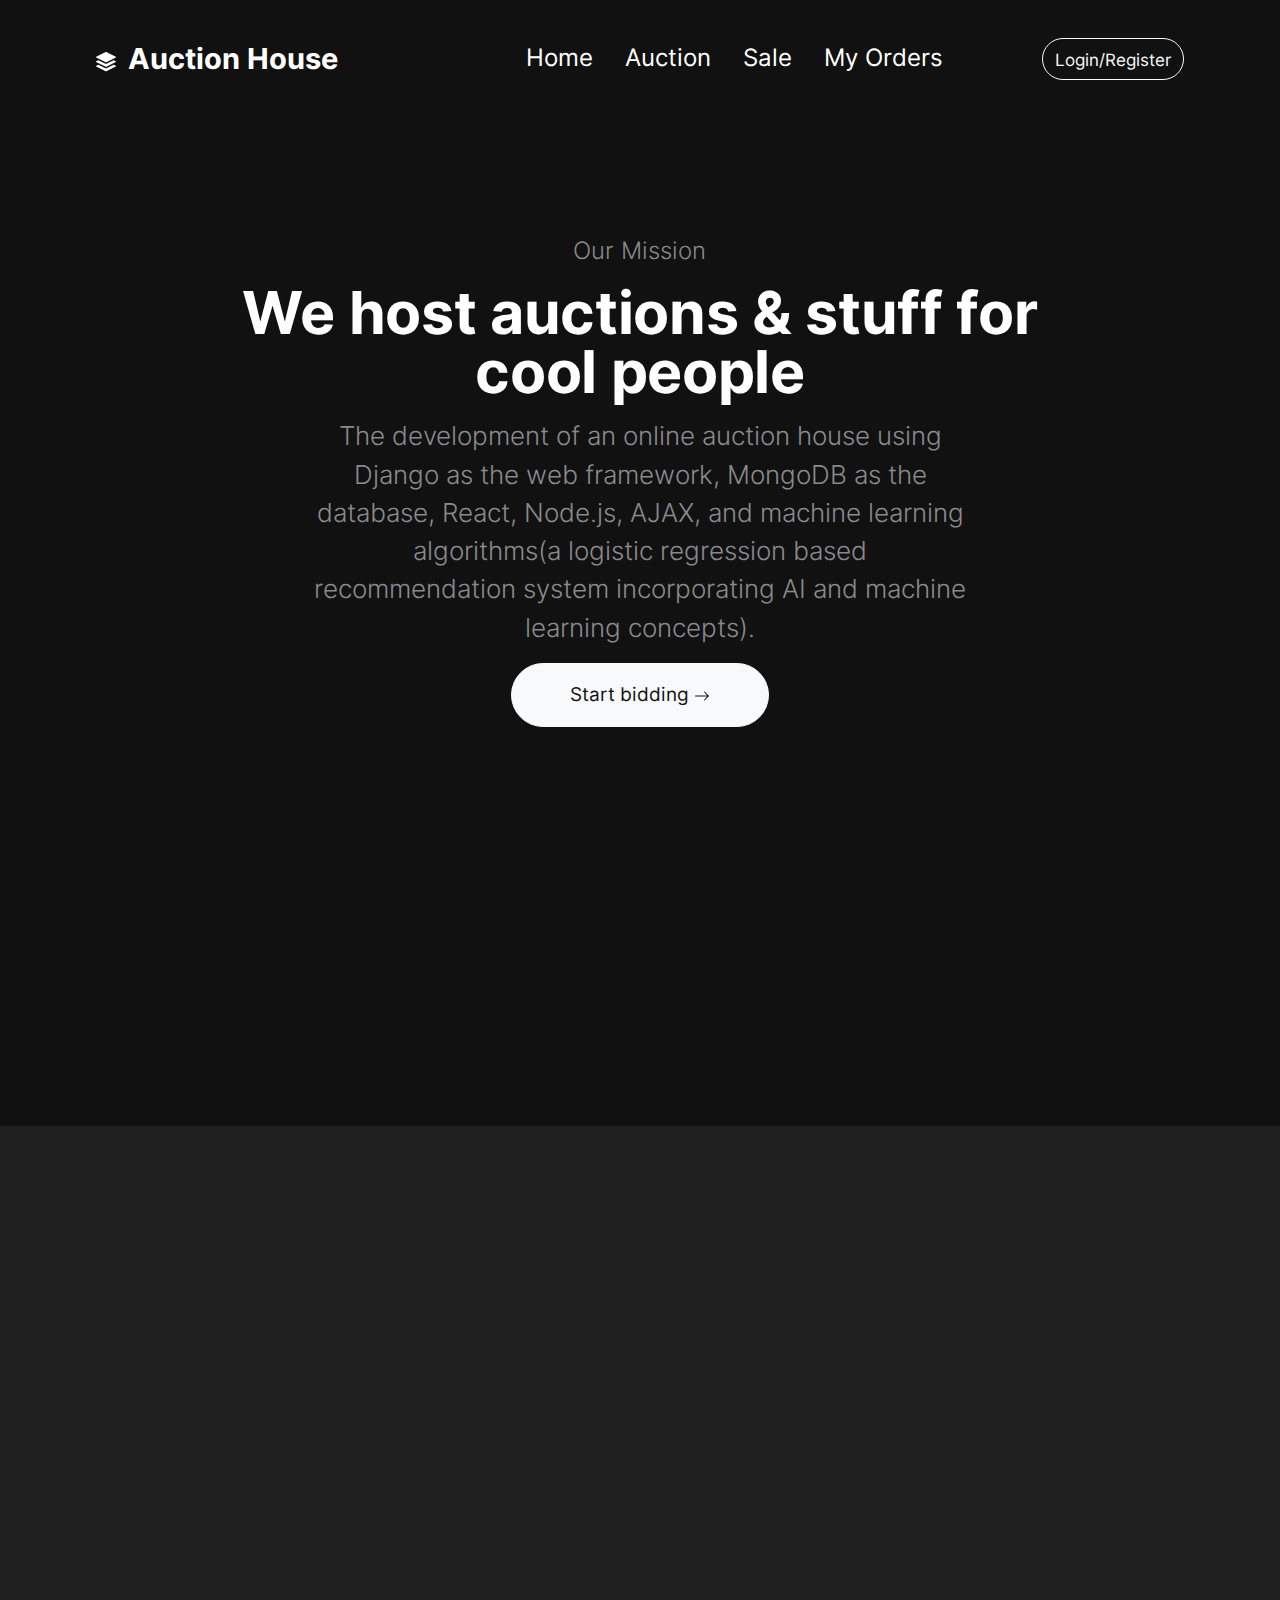
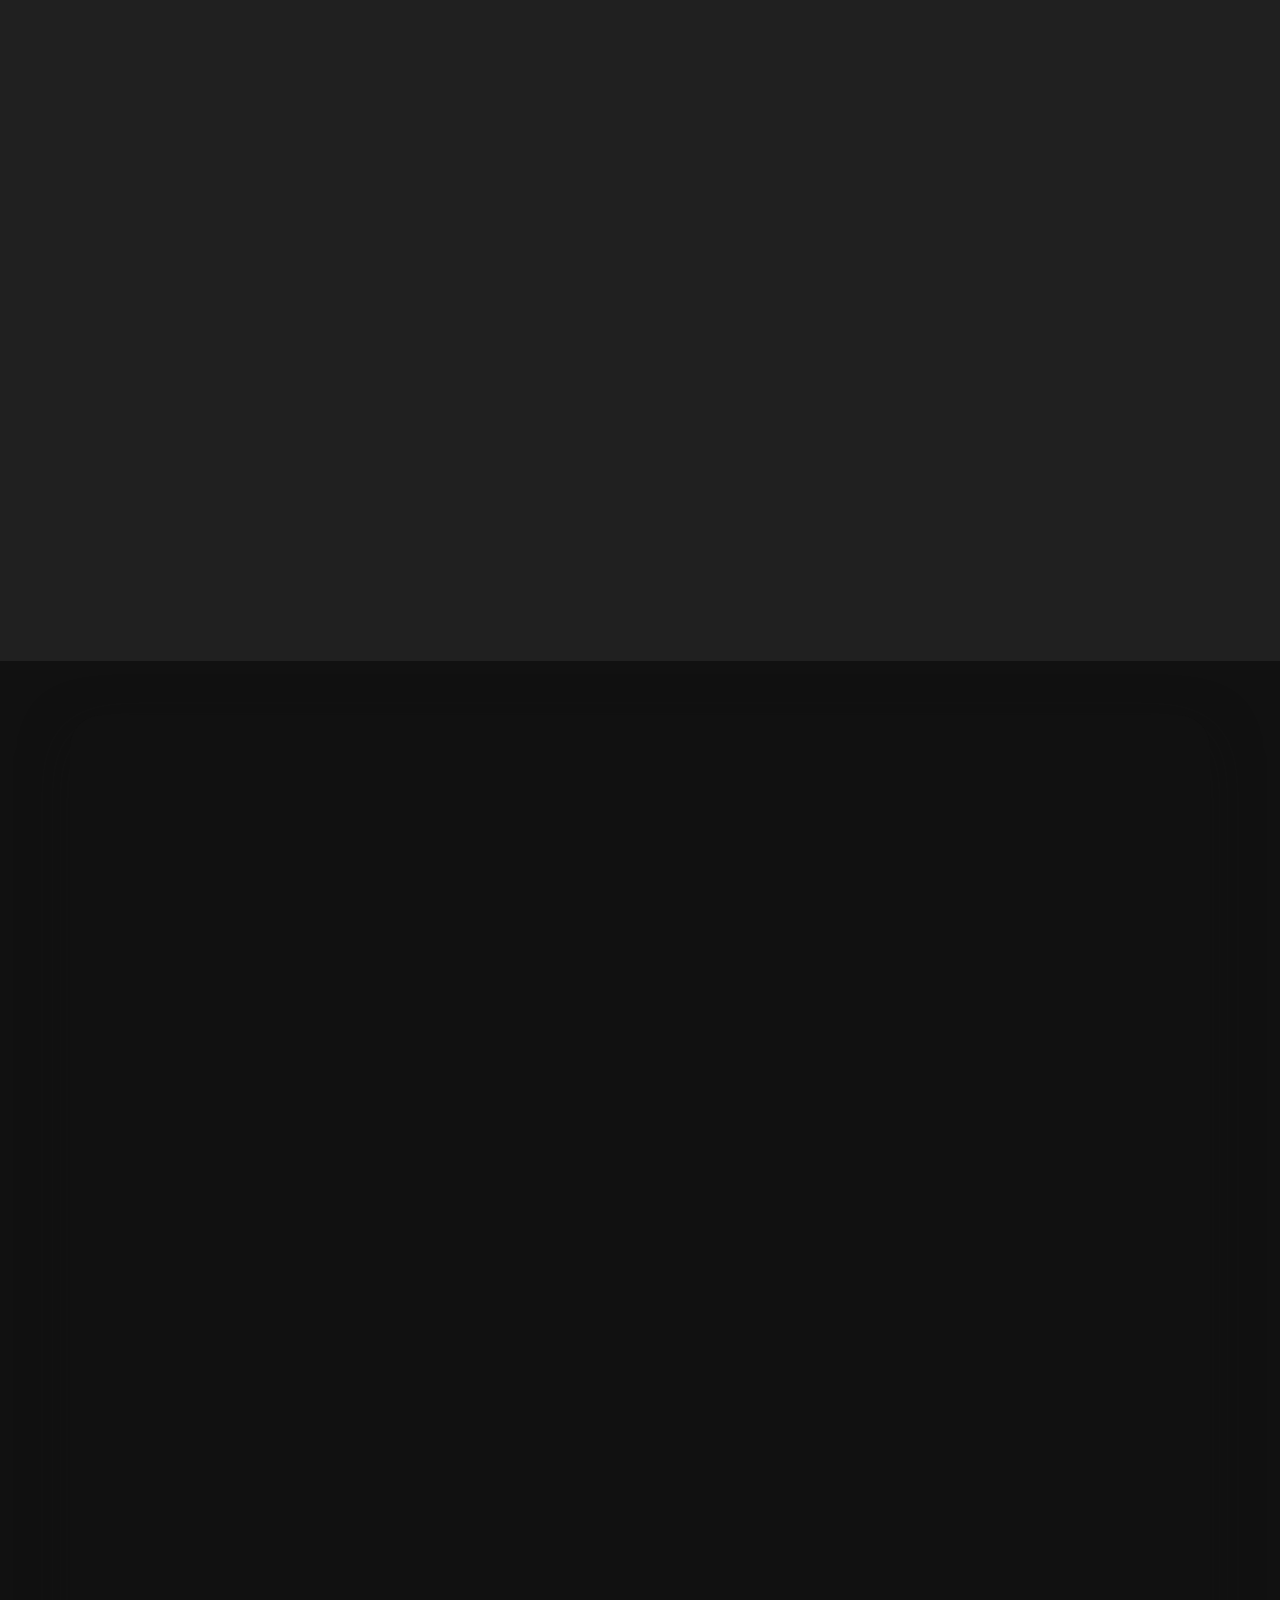
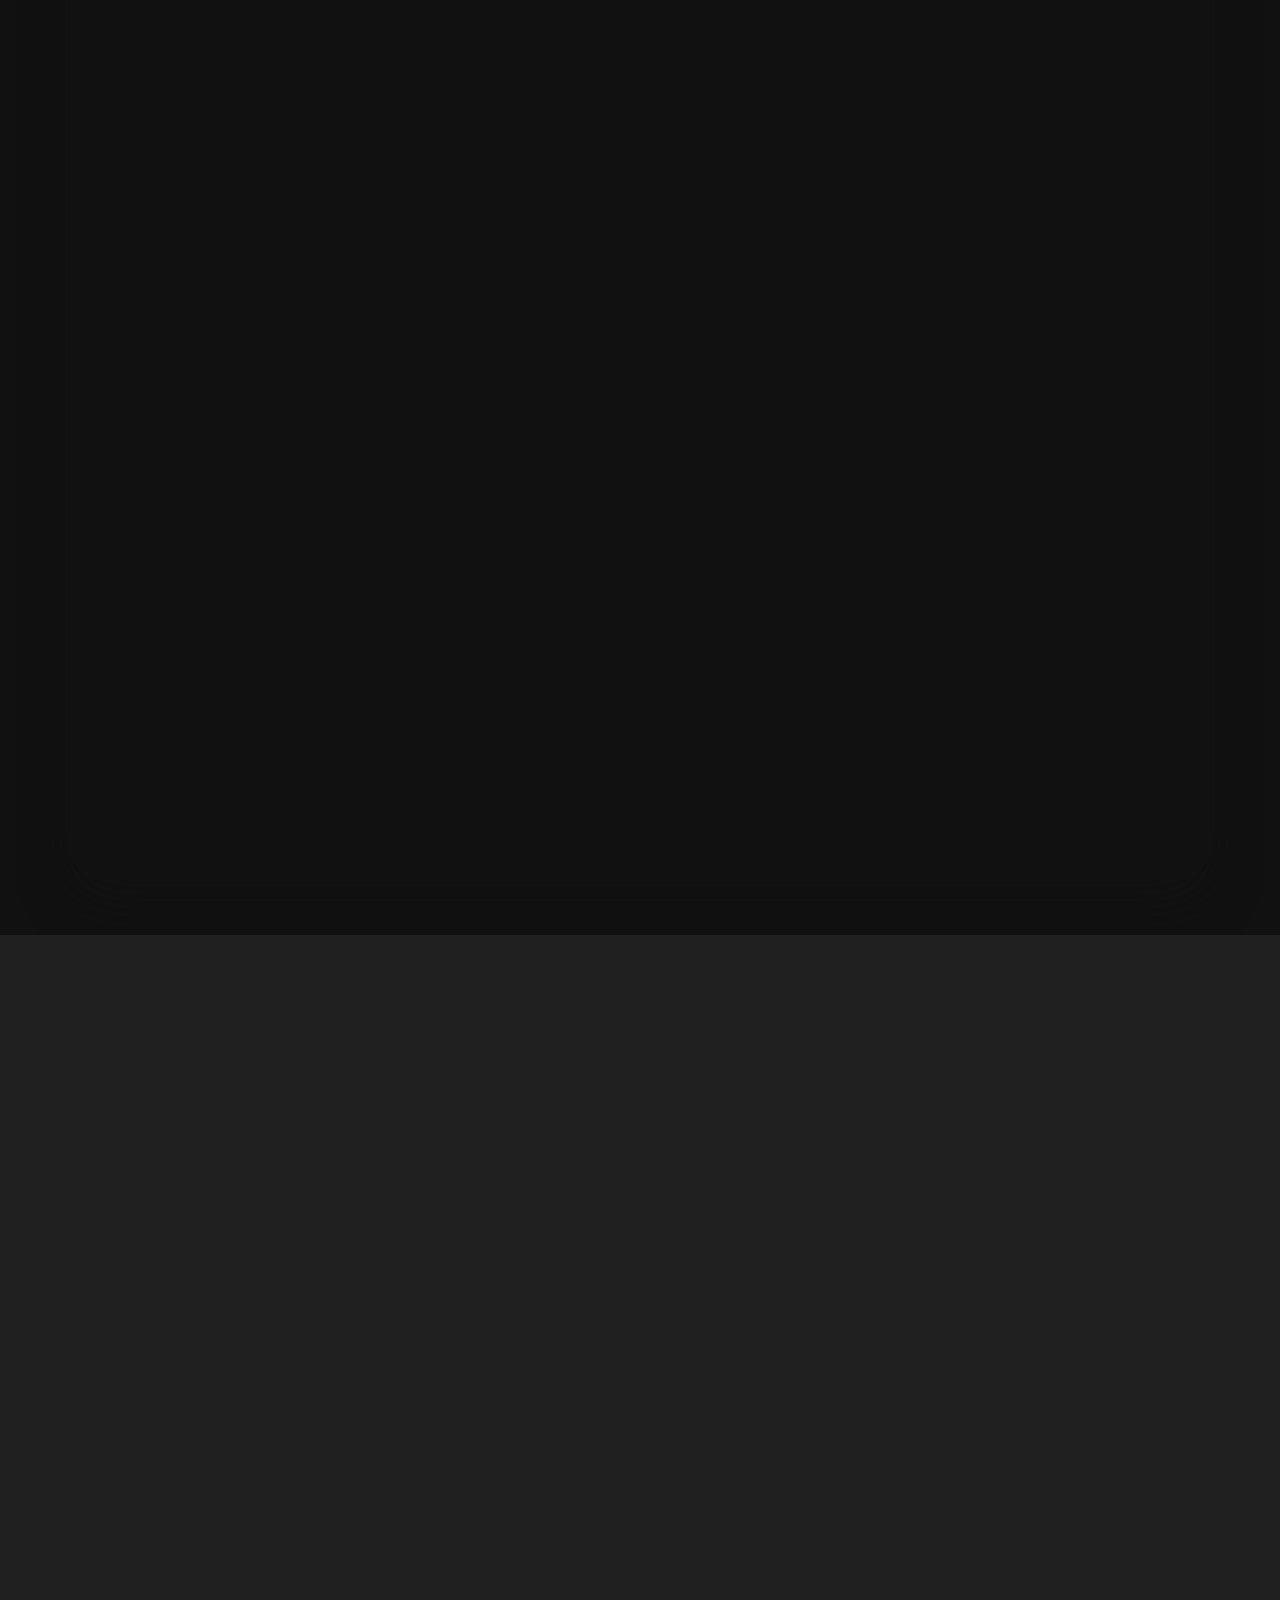
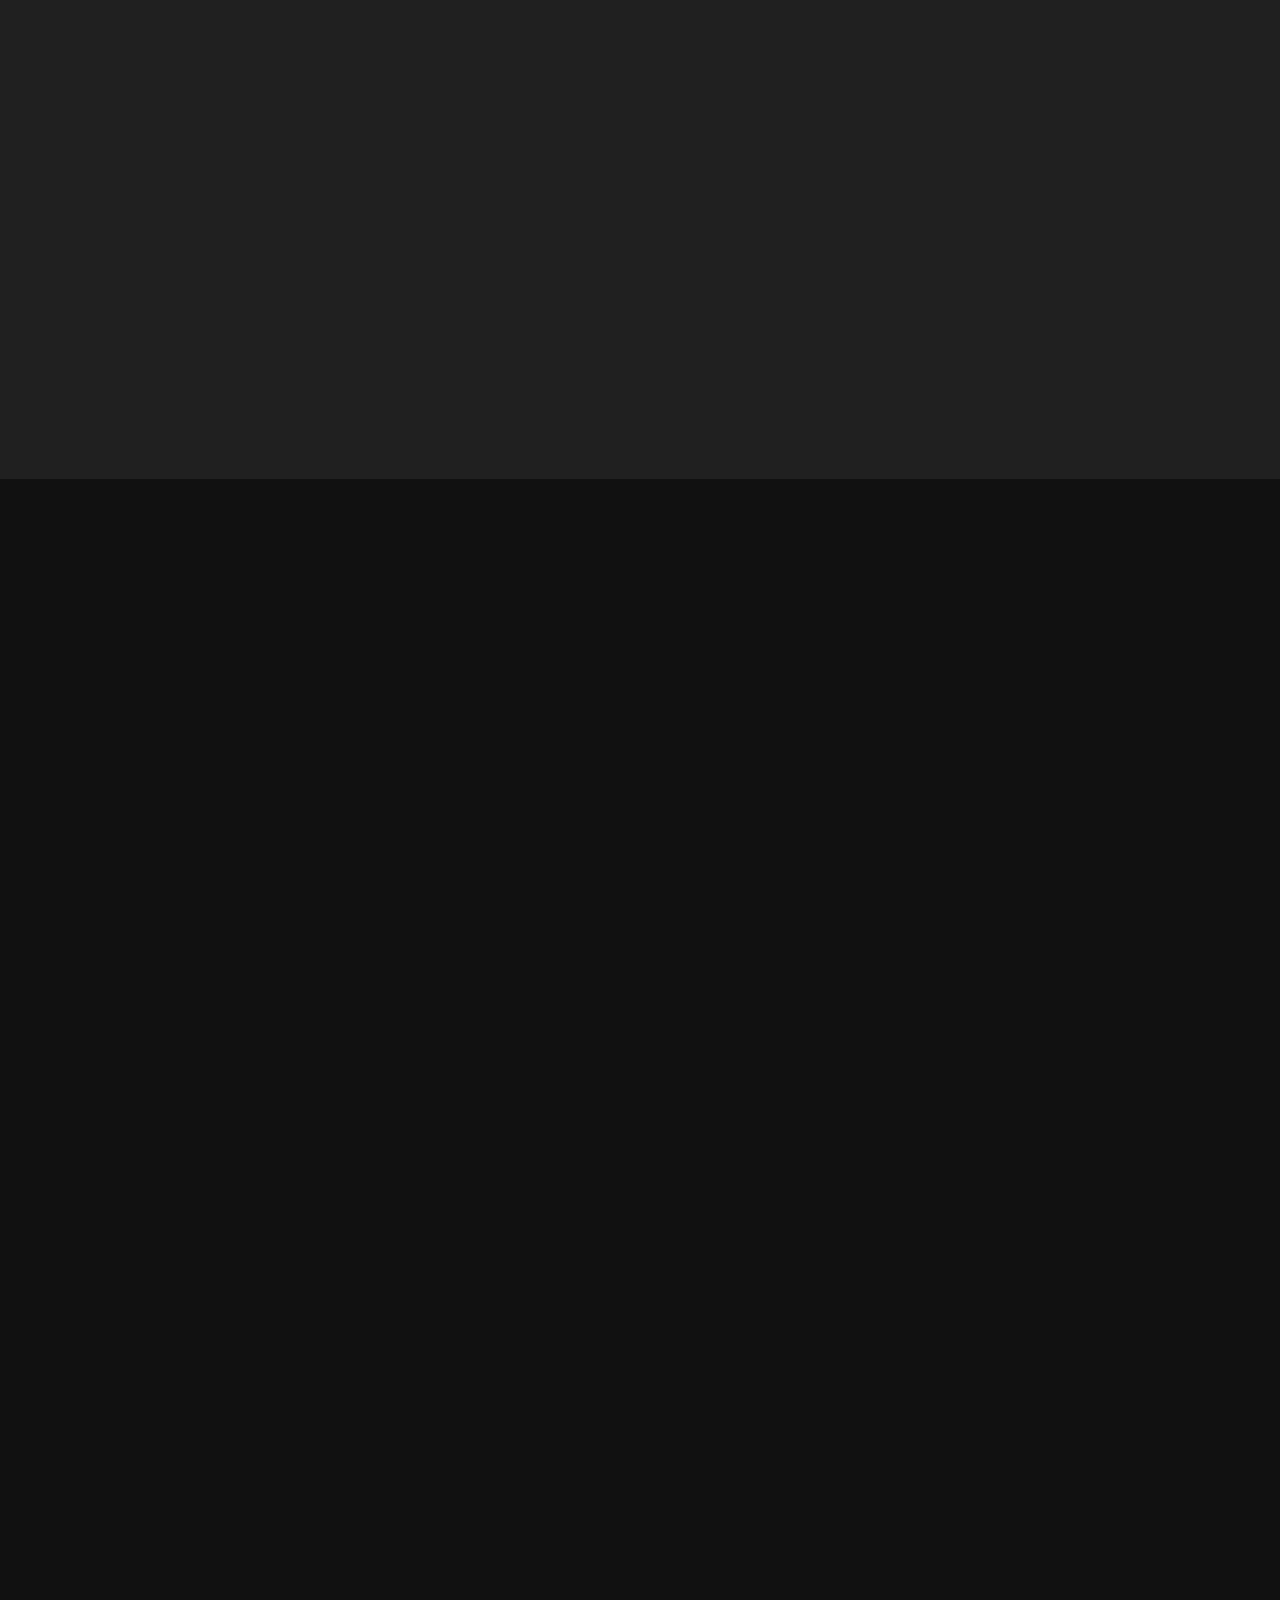
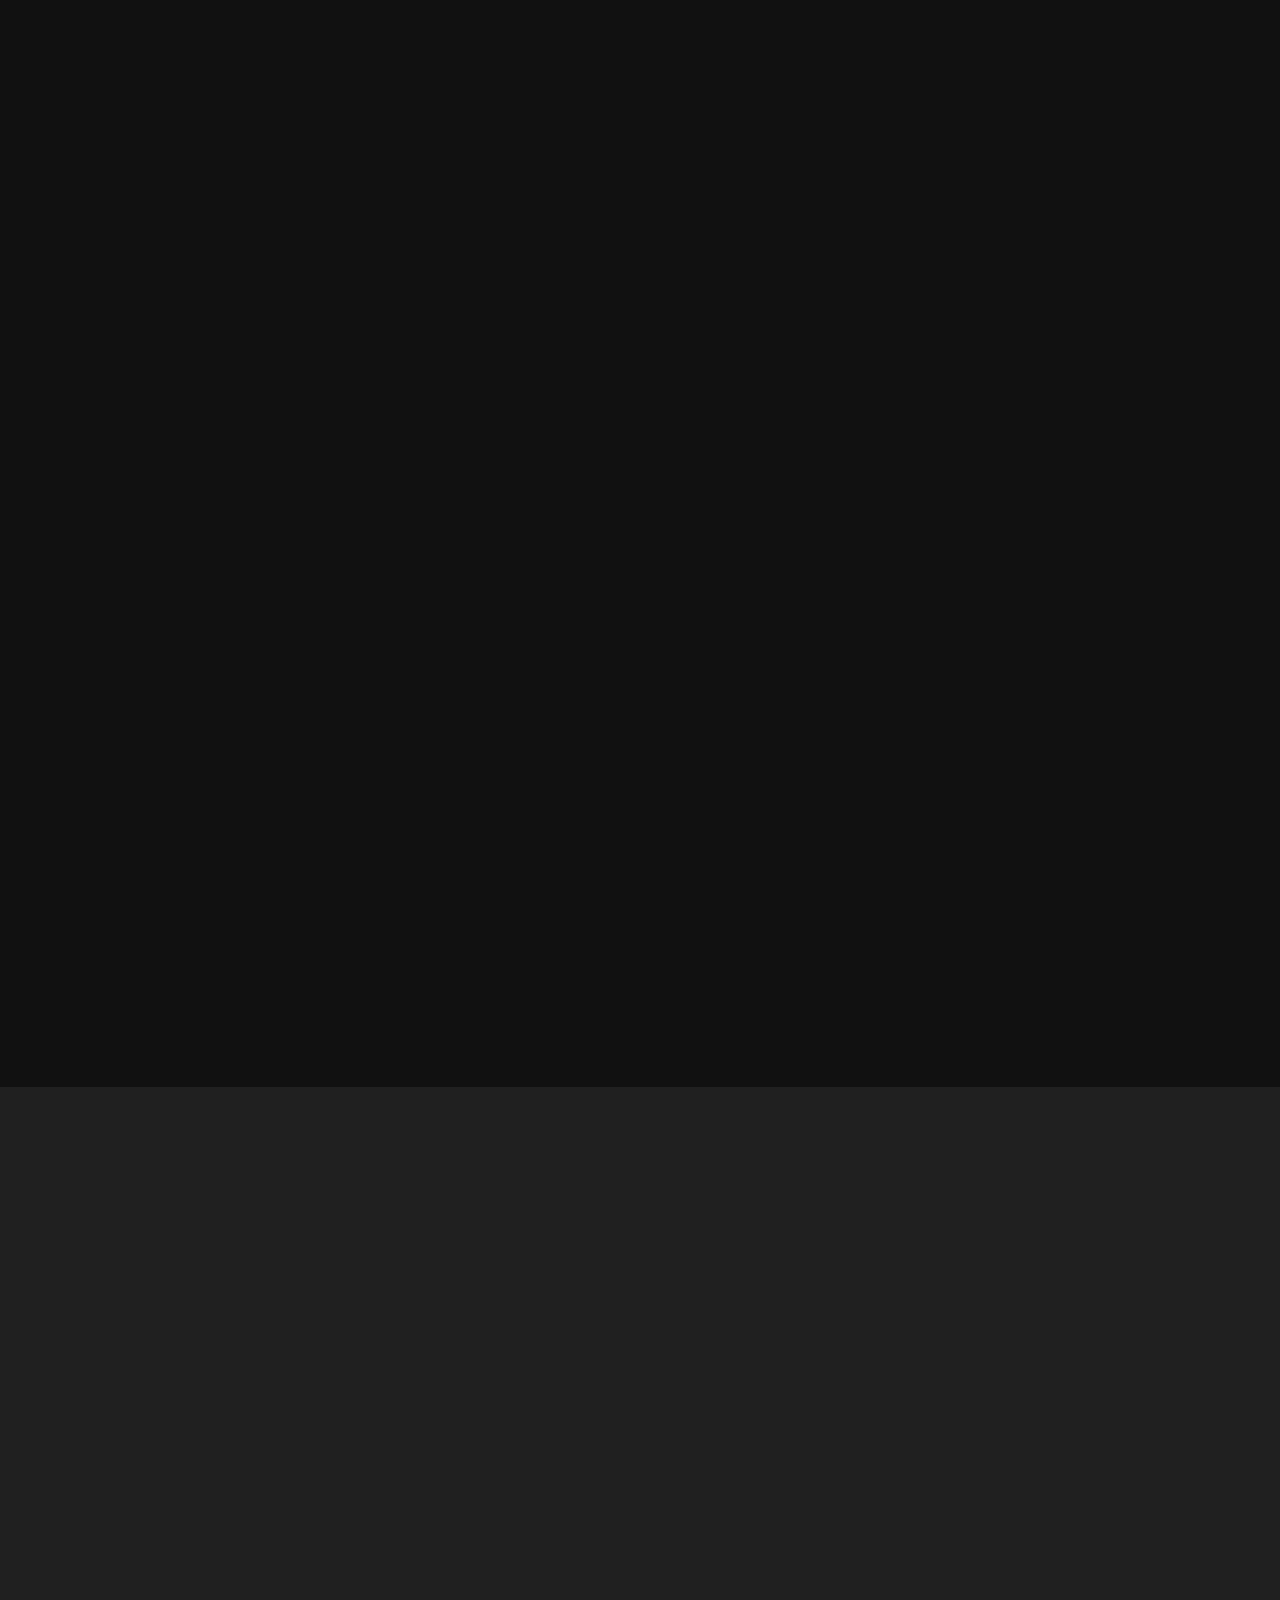
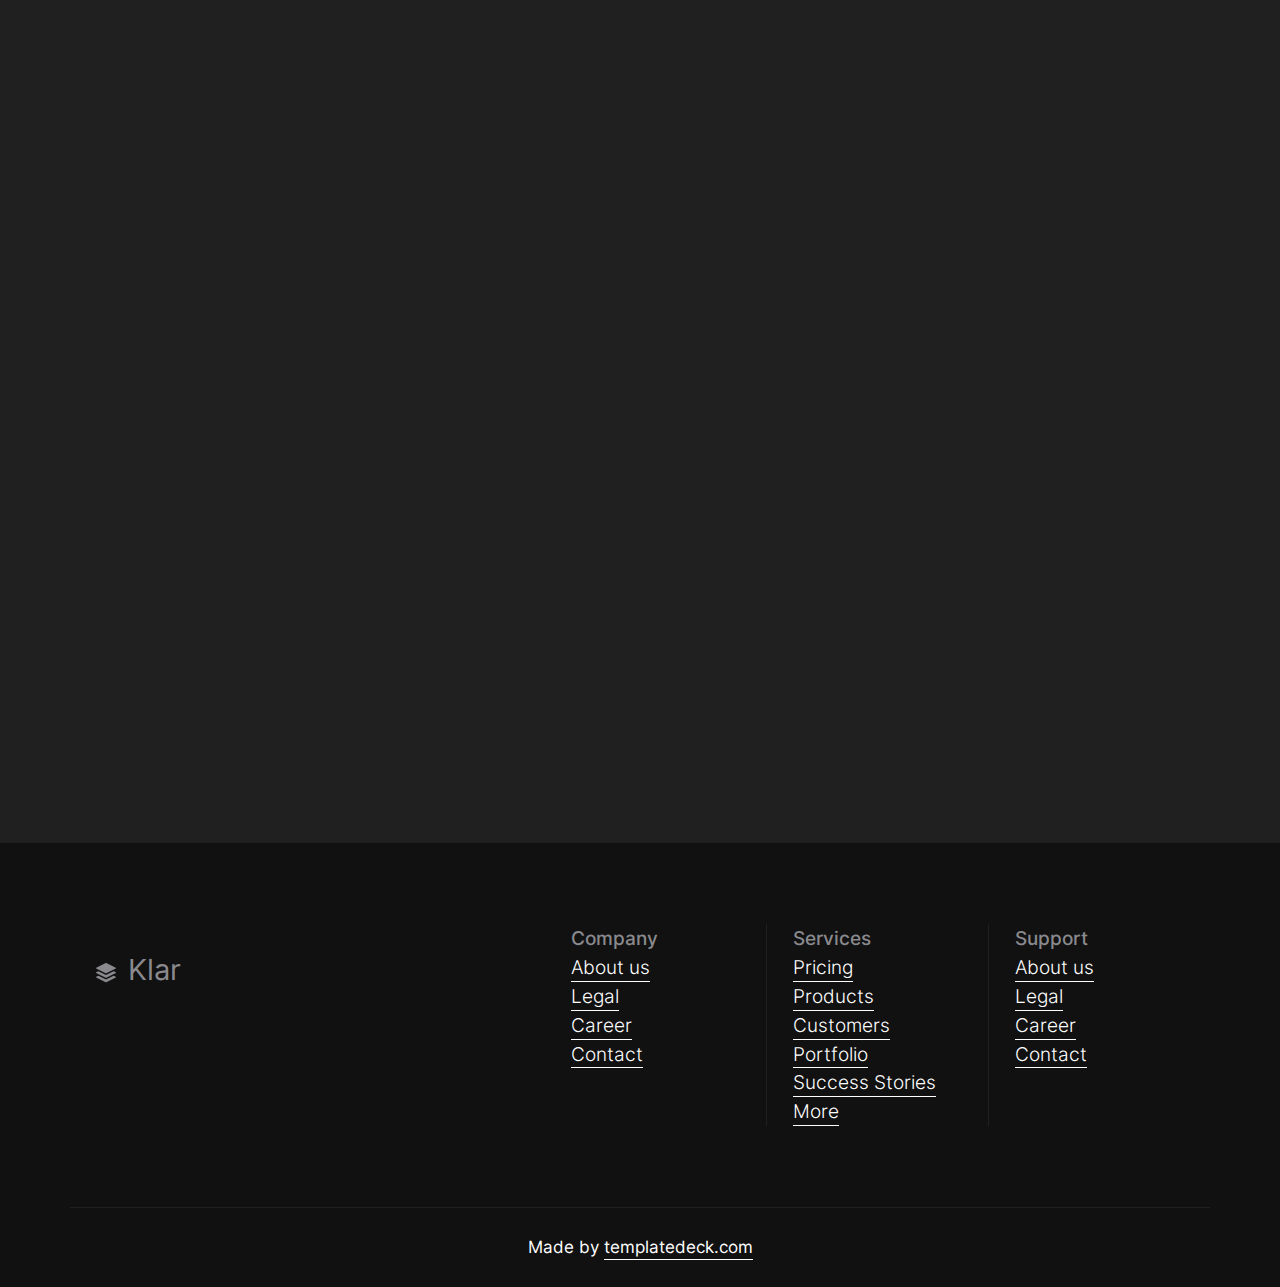
<file: Auction V 2.3/index.html>
<!doctype html>
<html class="h-100" lang="en">

  <head>
      <meta charset="utf-8">
  <meta name="viewport" content="width=device-width,initial-scale=1,shrink-to-fit=no">
  <meta name="description" content="A well made and handcrafted Bootstrap 5 template">
  <link rel="apple-touch-icon" sizes="180x180" href="img/apple-touch-icon.png">
  <link rel="icon" type="image/png" sizes="32x32" href="img/favicon-32x32.png">
  <link rel="icon" type="image/png" sizes="16x16" href="img/favicon-16x16.png">
  <link rel="icon" type="image/png" sizes="96x96" href="img/favicon.png">
  <meta name="author" content="Holger Koenemann">
  <meta name="generator" content="Eleventy v2.0.0">
  <meta name="HandheldFriendly" content="true">
  <title>Welcome to your Homepage</title>
  <link rel="stylesheet" href="css/theme.min.css">
  <!-- Icomoon Icon Fonts-->
	<link rel="stylesheet" href="css/icomoon.css">

   <style>

/* inter-300 - latin */
@font-face {
  font-family: 'Inter';
  font-style: normal;
  font-weight: 300;
  font-display: swap;
  src: local(''),
       url('fonts/inter-v12-latin-300.woff2') format('woff2'), /* Chrome 26+, Opera 23+, Firefox 39+ */
       url('fonts/inter-v12-latin-300.woff') format('woff'); /* Chrome 6+, Firefox 3.6+, IE 9+, Safari 5.1+ */
}

/* inter-400 - latin */
@font-face {
  font-family: 'Inter';
  font-style: normal;
  font-weight: 400;
  font-display: swap;
  src: local(''),
       url('fonts/inter-v12-latin-regular.woff2') format('woff2'), /* Chrome 26+, Opera 23+, Firefox 39+ */
       url('fonts/inter-v12-latin-regular.woff') format('woff'); /* Chrome 6+, Firefox 3.6+, IE 9+, Safari 5.1+ */
}

@font-face {
  font-family: 'Inter';
  font-style: normal;
  font-weight: 500;
  font-display: swap;
  src: local(''),
       url('fonts/inter-v12-latin-500.woff2') format('woff2'), /* Chrome 26+, Opera 23+, Firefox 39+ */
       url('fonts/inter-v12-latin-500.woff') format('woff'); /* Chrome 6+, Firefox 3.6+, IE 9+, Safari 5.1+ */
}
@font-face {
  font-family: 'Inter';
  font-style: normal;
  font-weight: 700;
  font-display: swap;
  src: local(''),
       url('fonts/inter-v12-latin-700.woff2') format('woff2'), /* Chrome 26+, Opera 23+, Firefox 39+ */
       url('fonts/inter-v12-latin-700.woff') format('woff'); /* Chrome 6+, Firefox 3.6+, IE 9+, Safari 5.1+ */
}

</style>


  </head>

  <body class="bg-black text-white mt-0" data-bs-spy="scroll" data-bs-target="#navScroll">

    <nav id="navScroll" class="navbar navbar-dark bg-black fixed-top px-vw-5" tabindex="0">
  <div class="container">
    <a class="navbar-brand pe-md-4 fs-4 col-12 col-md-auto text-center" href="index.html">
  <svg xmlns="http://www.w3.org/2000/svg" width="20" height="20" fill="currentColor" class="bi bi-stack" viewBox="0 0 16 16">
    <path d="m14.12 10.163 1.715.858c.22.11.22.424 0 .534L8.267 15.34a.598.598 0 0 1-.534 0L.165 11.555a.299.299 0 0 1 0-.534l1.716-.858 5.317 2.659c.505.252 1.1.252 1.604 0l5.317-2.66zM7.733.063a.598.598 0 0 1 .534 0l7.568 3.784a.3.3 0 0 1 0 .535L8.267 8.165a.598.598 0 0 1-.534 0L.165 4.382a.299.299 0 0 1 0-.535L7.733.063z"/>
    <path d="m14.12 6.576 1.715.858c.22.11.22.424 0 .534l-7.568 3.784a.598.598 0 0 1-.534 0L.165 7.968a.299.299 0 0 1 0-.534l1.716-.858 5.317 2.659c.505.252 1.1.252 1.604 0l5.317-2.659z"/>
  </svg>
  <span class="ms-md-1 mt-1 fw-bolder me-md-5">Auction House</span>
</a>

      <ul class="navbar-nav mx-auto mb-2 mb-lg-0 list-group list-group-horizontal">
      <li class="nav-item">
  <a class="nav-link fs-5" href="index.html" aria-label="Homepage">
    Home
  </a>
</li>
<li class="nav-item">
  <a class="nav-link fs-5" href="Auction.html" aria-label="A sample Auction page">
    Auction
  </a>
</li>
<li class="nav-item">
  <a class="nav-link fs-5" href="Auction.html" aria-label="A sample Buy/Sell page">
    Sale
  </a>
</li>
<li class="nav-item">
  <a class="nav-link fs-5" href="orders.html" aria-label="An orders page">
    My Orders
  </a>
</li>

    </ul>
      <a href="login_page.html" aria-label="Login Scrubs" class="btn btn-outline-light">
        <small>Login/Register</small>
      </a>
</div>
</nav>

    <main>
      <div class="w-100 overflow-hidden position-relative bg-black text-white" data-aos="fade">
  <div class="position-absolute w-100 h-100 bg-black opacity-75 top-0 start-0"></div>
  <div class="container py-vh-4 position-relative mt-5 px-vw-5 text-center">
  <div class="row d-flex align-items-center justify-content-center py-vh-5">
    <div class="col-12 col-xl-10">
      <span class="h5 text-secondary fw-lighter">Our Mission</span>
      <h1 class="display-huge mt-3 mb-3 lh-1">We host auctions & stuff for cool people</h1>
    </div>
    <div class="col-12 col-xl-8">
      <p class="lead text-secondary"> The development of an online auction house using Django as the web framework, MongoDB as the database, React, Node.js, AJAX, and machine learning algorithms(a logistic regression based recommendation system incorporating AI and machine learning concepts).</p>
    </div>
    <div class="col-12 text-center">
      <a href="Auction.html" class="btn btn-xl btn-light">Start bidding
        <svg xmlns="http://www.w3.org/2000/svg" width="16" height="16" fill="currentColor" class="bi bi-arrow-right" viewBox="0 0 16 16">
  <path fill-rule="evenodd" d="M1 8a.5.5 0 0 1 .5-.5h11.793l-3.147-3.146a.5.5 0 0 1 .708-.708l4 4a.5.5 0 0 1 0 .708l-4 4a.5.5 0 0 1-.708-.708L13.293 8.5H1.5A.5.5 0 0 1 1 8z"/>
</svg>
</a>
    </div>
  </div>
</div>

</div>

<div class="w-100 position-relative bg-black text-white bg-cover d-flex align-items-center">
  <div class="container-fluid px-vw-5">
    <div class="position-absolute w-100 h-50 bg-dark bottom-0 start-0"></div>
    <div class="row d-flex align-items-center position-relative justify-content-center px-0 g-5">
      <div class="col-12 col-lg-6">
        <img src="img/webp/abstract18.webp" width="2280" height="1732" alt="abstract image" class="img-fluid position-relative rounded-5 shadow" data-aos="fade-up">
      </div>
      <div class="col-12 col-md-6 col-lg-3">
        <img src="img/webp/abstract6.webp" width="1116" height="1578" alt="abstract image" class="img-fluid position-relative rounded-5 shadow" data-aos="fade-up" data-aos-duration="2000">
      </div>
      <div class="col-12 col-md-6 col-lg-3">
        <img src="img/webp/abstract9.webp" width="1116" height="848" alt="abstract image" class="img-fluid position-relative rounded-5 shadow" data-aos="fade-up" data-aos-duration="3000">
      </div>
    </div>
  </div>
</div>
<div class="bg-dark">
  <div class="container px-vw-5 py-vh-5">
    <div class="row d-flex align-items-center">
      <div class="col-12 col-lg-7 text-lg-end" data-aos="fade-right">
        <span class="h5 text-secondary fw-lighter">What we do</span>
        <h2 class="display-4"> We offer a modern and user-friendly interface for buying and selling goods online, with features such as real-time updates, responsive design, and personalized recommendations.</h2>
      </div>
      <div class="col-12 col-lg-5" data-aos="fade-left">
        <h3 class="pt-5">Product Design & Strategy</h3>
        <p class="text-secondary">TBD<br>
          <a href="#" class="link-fancy link-fancy-light me-2">Tell me more</a>
          <svg xmlns="http://www.w3.org/2000/svg" width="24" height="24" fill="currentColor" class="bi bi-arrow-right-circle" viewBox="0 0 16 16">
  <path fill-rule="evenodd" d="M1 8a7 7 0 1 0 14 0A7 7 0 0 0 1 8zm15 0A8 8 0 1 1 0 8a8 8 0 0 1 16 0zM4.5 7.5a.5.5 0 0 0 0 1h5.793l-2.147 2.146a.5.5 0 0 0 .708.708l3-3a.5.5 0 0 0 0-.708l-3-3a.5.5 0 1 0-.708.708L10.293 7.5H4.5z"/>
</svg>
</p>
        <h3 class="border-top border-secondary pt-5 mt-5">Development & Engineering</h3>
        <p class="text-secondary">TBD<br>
          <a href="#" class="link-fancy link-fancy-light me-2">Tell me more</a>
          <svg xmlns="http://www.w3.org/2000/svg" width="24" height="24" fill="currentColor" class="bi bi-arrow-right-circle" viewBox="0 0 16 16">
  <path fill-rule="evenodd" d="M1 8a7 7 0 1 0 14 0A7 7 0 0 0 1 8zm15 0A8 8 0 1 1 0 8a8 8 0 0 1 16 0zM4.5 7.5a.5.5 0 0 0 0 1h5.793l-2.147 2.146a.5.5 0 0 0 .708.708l3-3a.5.5 0 0 0 0-.708l-3-3a.5.5 0 1 0-.708.708L10.293 7.5H4.5z"/>
</svg>
</p>
      </div>
    </div>
  </div>
</div>

<div class="bg-black py-vh-3">
  <div class="container bg-black px-vw-5 py-vh-3 rounded-5 shadow">

  <div class="row gx-5">
    <div class="col-12 col-md-6">
      <div class="card bg-transparent mb-5" data-aos="zoom-in-up">
        <div class="bg-dark shadow rounded-5 p-0">
          <img src="img/webp/abstract3.webp" width="582" height="327" alt="abstract image" class="img-fluid rounded-5 no-bottom-radius" loading="lazy">
          <div class="p-5">
            <h2 class="fw-lighter">Sample Product</h2>
            <p class="pb-4 text-secondary">Sample description About the product</p>
            <a href="#" class="link-fancy link-fancy-light">Read more</a>
          </div>
        </div>
      </div>

      <div class="card bg-transparent" data-aos="zoom-in-up">
        <div class="bg-dark shadow rounded-5 p-0">
          <img src="img/webp/abstract2.webp" width="582" height="442" alt="abstract image" class="img-fluid rounded-5 no-bottom-radius" loading="lazy">
          <div class="p-5">
            <h2 class="fw-lighter">Sample Product</h2>
            <p class="pb-4 text-secondary">Sample description About the product</p>
            <a href="#" class="link-fancy link-fancy-light">Read more</a>
          </div>
        </div>
      </div>
    </div>
    <div class="col-12 col-md-6">
      <div class="p-5 pt-0 mt-5" data-aos="fade">
        <span class="h5 text-secondary fw-lighter">What we don´t know</span>
        <h2 class="display-4">There is a lot we don´t know. Here is a small sneak peek</h2>
      </div>
      <div class="card bg-transparent mb-5 mt-5" data-aos="zoom-in-up">
        <div class="bg-dark shadow rounded-5 p-0">
          <img src="img/webp/abstract17.webp" width="582" height="390" alt="abstract image" class="img-fluid rounded-5 no-bottom-radius" loading="lazy">
          <div class="p-5">
            <h2 class="fw-lighter">Sample Product</h2>
            <p class="pb-4 text-secondary">Sample description About the product</p>
            <a href="#" class="link-fancy link-fancy-light">Read more</a>
          </div>
        </div>
      </div>

      <div class="card bg-transparent" data-aos="zoom-in-up">
        <div class="bg-dark shadow rounded-5 p-0">
          <img src="img/webp/abstract4.webp" width="582" height="327" alt="abstract image" class="img-fluid rounded-5 no-bottom-radius" loading="lazy">
          <div class="p-5">
            <h2 class="fw-lighter">Sample Product</h2>
            <p class="pb-4 text-secondary">Sample description About the product</p>
            <a href="#" class="link-fancy link-fancy-light">Read more</a>
          </div>
        </div>
      </div>
    </div>
  </div>

</div>

</div>
<div class="bg-dark position-relative">
  <div class="container px-vw-5 py-vh-5">
    <div class="row d-flex align-items-center">

      <div class="col-12 col-lg-7">
        <img class="img-fluid rounded-5 mb-n5 shadow" src="img/webp/person9.webp" width="512" height="512" alt="a nice person" loading="lazy" data-aos="zoom-in-right">
        <img class="img-fluid rounded-5 ms-5 mb-n5 shadow" src="img/webp/person11.webp" width="512" height="512" alt="another nice person" loading="lazy" data-aos="zoom-in-up">
      </div>
      <div class="col-12 col-lg-5 bg-dark rounded-5 py-5" data-aos="fade">
        <span class="h5 text-secondary fw-lighter">Do you like faces?</span>
        <h2 class="display-4">We constantly adding new images to our website. Does it make sense? No!</h2>
      </div>
    </div>
  </div>
</div>

<div class="bg-black">
<div class="container px-vw-5 py-vh-5">
  <div class="row d-flex align-items-center">
    <div class="col-12 col-lg-5 text-center text-lg-end" data-aos="zoom-in-right">
      <span class="h5 text-secondary fw-lighter">What we charge</span>
      <h2 class="display-4">You get all our knowledge for one simple price</h2>
    </div>
    <div class="col-12 col-lg-7 bg-dark rounded-5 py-vh-3 text-center my-5" data-aos="zoom-in-up">
      <h2 class="display-huge mb-5">
        <span class="fs-4 me-2 fw-light">$</span><span class="border-bottom border-5">499</span><span class="fs-6 fw-light">/day</span></h2>
      <p class="lead text-secondary">Lorem ipsum dolor sit amet, consectetur adipisicing elit, sed do eiusmod tempor incididunt ut labore et dolore magna aliqua. Ut enim ad minim veniam, quis nostrud exercitation ullamco laboris nisi ut aliquip ex ea commodo consequat.</p>
      <a href="#" class="btn btn-xl btn-light">Sign up
        <svg xmlns="http://www.w3.org/2000/svg" width="16" height="16" fill="currentColor" class="bi bi-arrow-right" viewBox="0 0 16 16">
  <path fill-rule="evenodd" d="M1 8a.5.5 0 0 1 .5-.5h11.793l-3.147-3.146a.5.5 0 0 1 .708-.708l4 4a.5.5 0 0 1 0 .708l-4 4a.5.5 0 0 1-.708-.708L13.293 8.5H1.5A.5.5 0 0 1 1 8z"/>
</svg>
</a>
    </div>
  </div>
</div>

</div>
<div class="container-fluid px-vw-5 position-relative" data-aos="fade">
<div class="position-absolute w-100 h-50 bg-black top-0 start-0"></div>
<div class="position-relative py-vh-5 bg-cover bg-center rounded-5" style="background-image: url(img/webp/abstract12.webp)">
  <div class="container bg-black px-vw-5 py-vh-3 rounded-5 shadow">
  <div class="row d-flex align-items-center">

  <div class="col-6 d-flex align-items-center bg-dark shadow rounded-5 p-0" data-aos="zoom-in-up">
    <div class="row d-flex justify-content-center">
      <div class="col-12">
    <img src="img/webp/person103.webp" width="684" height="457" alt="our CEO with some nice numbers" class="img-fluid rounded-5" loading="lazy">
  </div>
  <div class="col-12 col-lg-10 col-xl-8 text-center my-5">
    <p class="lead border-bottom pb-4 border-secondary">"Lorem ipsum dolor sit amet, consetetur sadipscing elitr, sed diam nonumy eirmod tempor invidunt ut labore et dolore magna aliquyam erat, sed diam voluptua. At vero eos et accusam et justo duo dolores et ea rebum. Stet clita kasd gubergren, no sea takimata sanctus est Lorem ipsum dolor sit amet."</p>
    <p class="text-secondary text-center">Jane Doe, CEO</p>
</div>
</div>
</div>
  <div class="col-5 offset-1">
    <span class="h5 text-secondary fw-lighter">The numbers</span>
    <h2 class="display-huge fw-bolder" data-aos="zoom-in-left">+400</h2>
<p class="h4 fw-lighter text-secondary">
    Lorem ipsum dolor sit amet, consetetur sadipscing elitr.
</p>

<h2 class="display-huge fw-bolder border-top border-secondary pt-5 mt-5" data-aos="zoom-in-left">78.981</h2>
<p class="h4 fw-lighter text-secondary">
Lorem ipsum dolor sit amet, consetetur sadipscing elitr.
</p>
<h2 class="display-huge fw-bolder border-top border-secondary pt-5 mt-5" data-aos="zoom-in-left">98%</h2>
<p class="h4 fw-lighter text-secondary">
Lorem ipsum dolor sit amet, consetetur sadipscing elitr.
</p>
</div>
  </div>
</div>

</div>
</div>
<div class="bg-dark py-vh-5">
<div class="container px-vw-5">
  <div class="row d-flex gx-5 align-items-center">
    <div class="col-12 col-lg-6">
      <div class="rounded-5 bg-black p-5 shadow" data-aos="zoom-in-right">
        <div class="fs-1">
          <svg xmlns="http://www.w3.org/2000/svg" width="16" height="16" fill="currentColor" class="bi bi-star-fill" viewBox="0 0 16 16">
  <path d="M3.612 15.443c-.386.198-.824-.149-.746-.592l.83-4.73L.173 6.765c-.329-.314-.158-.888.283-.95l4.898-.696L7.538.792c.197-.39.73-.39.927 0l2.184 4.327 4.898.696c.441.062.612.636.282.95l-3.522 3.356.83 4.73c.078.443-.36.79-.746.592L8 13.187l-4.389 2.256z"/>
</svg>


          <svg xmlns="http://www.w3.org/2000/svg" width="16" height="16" fill="currentColor" class="bi bi-star-fill" viewBox="0 0 16 16">
  <path d="M3.612 15.443c-.386.198-.824-.149-.746-.592l.83-4.73L.173 6.765c-.329-.314-.158-.888.283-.95l4.898-.696L7.538.792c.197-.39.73-.39.927 0l2.184 4.327 4.898.696c.441.062.612.636.282.95l-3.522 3.356.83 4.73c.078.443-.36.79-.746.592L8 13.187l-4.389 2.256z"/>
</svg>


          <svg xmlns="http://www.w3.org/2000/svg" width="16" height="16" fill="currentColor" class="bi bi-star-fill" viewBox="0 0 16 16">
  <path d="M3.612 15.443c-.386.198-.824-.149-.746-.592l.83-4.73L.173 6.765c-.329-.314-.158-.888.283-.95l4.898-.696L7.538.792c.197-.39.73-.39.927 0l2.184 4.327 4.898.696c.441.062.612.636.282.95l-3.522 3.356.83 4.73c.078.443-.36.79-.746.592L8 13.187l-4.389 2.256z"/>
</svg>


          <svg xmlns="http://www.w3.org/2000/svg" width="16" height="16" fill="currentColor" class="bi bi-star-fill" viewBox="0 0 16 16">
  <path d="M3.612 15.443c-.386.198-.824-.149-.746-.592l.83-4.73L.173 6.765c-.329-.314-.158-.888.283-.95l4.898-.696L7.538.792c.197-.39.73-.39.927 0l2.184 4.327 4.898.696c.441.062.612.636.282.95l-3.522 3.356.83 4.73c.078.443-.36.79-.746.592L8 13.187l-4.389 2.256z"/>
</svg>


          <svg xmlns="http://www.w3.org/2000/svg" width="16" height="16" fill="currentColor" class="bi bi-star-fill" viewBox="0 0 16 16">
  <path d="M3.612 15.443c-.386.198-.824-.149-.746-.592l.83-4.73L.173 6.765c-.329-.314-.158-.888.283-.95l4.898-.696L7.538.792c.197-.39.73-.39.927 0l2.184 4.327 4.898.696c.441.062.612.636.282.95l-3.522 3.356.83 4.73c.078.443-.36.79-.746.592L8 13.187l-4.389 2.256z"/>
</svg>


        </div>
        <p class="text-secondary lead">"Lorem ipsum dolor sit amet, consectetur tempor incididunt ut labore et dolore magna aliqua ullamco laboris nisi ut aliquip ex ea commodo consequat."</p>
        <div class="d-flex justify-content-start align-items-center border-top border-secondary pt-3">
          <img src="img/webp/person14.webp" width="96" height="96" class="rounded-circle me-3" alt="a nice person" data-aos="fade" loading="lazy">
          <div>
            <span class="h6 fw-5">Jane Doemunsky</span><br>
            <small class="text-secondary">COO, The Boo Corp.</small>
          </div>
        </div>
      </div>
      <div class="rounded-5 bg-black p-5 shadow mt-5" data-aos="zoom-in-right">
        <div class="fs-1">
          <svg xmlns="http://www.w3.org/2000/svg" width="16" height="16" fill="currentColor" class="bi bi-star-fill" viewBox="0 0 16 16">
  <path d="M3.612 15.443c-.386.198-.824-.149-.746-.592l.83-4.73L.173 6.765c-.329-.314-.158-.888.283-.95l4.898-.696L7.538.792c.197-.39.73-.39.927 0l2.184 4.327 4.898.696c.441.062.612.636.282.95l-3.522 3.356.83 4.73c.078.443-.36.79-.746.592L8 13.187l-4.389 2.256z"/>
</svg>


          <svg xmlns="http://www.w3.org/2000/svg" width="16" height="16" fill="currentColor" class="bi bi-star-fill" viewBox="0 0 16 16">
  <path d="M3.612 15.443c-.386.198-.824-.149-.746-.592l.83-4.73L.173 6.765c-.329-.314-.158-.888.283-.95l4.898-.696L7.538.792c.197-.39.73-.39.927 0l2.184 4.327 4.898.696c.441.062.612.636.282.95l-3.522 3.356.83 4.73c.078.443-.36.79-.746.592L8 13.187l-4.389 2.256z"/>
</svg>


          <svg xmlns="http://www.w3.org/2000/svg" width="16" height="16" fill="currentColor" class="bi bi-star-fill" viewBox="0 0 16 16">
  <path d="M3.612 15.443c-.386.198-.824-.149-.746-.592l.83-4.73L.173 6.765c-.329-.314-.158-.888.283-.95l4.898-.696L7.538.792c.197-.39.73-.39.927 0l2.184 4.327 4.898.696c.441.062.612.636.282.95l-3.522 3.356.83 4.73c.078.443-.36.79-.746.592L8 13.187l-4.389 2.256z"/>
</svg>


          <svg xmlns="http://www.w3.org/2000/svg" width="16" height="16" fill="currentColor" class="bi bi-star-fill" viewBox="0 0 16 16">
  <path d="M3.612 15.443c-.386.198-.824-.149-.746-.592l.83-4.73L.173 6.765c-.329-.314-.158-.888.283-.95l4.898-.696L7.538.792c.197-.39.73-.39.927 0l2.184 4.327 4.898.696c.441.062.612.636.282.95l-3.522 3.356.83 4.73c.078.443-.36.79-.746.592L8 13.187l-4.389 2.256z"/>
</svg>


          <svg xmlns="http://www.w3.org/2000/svg" width="16" height="16" fill="currentColor" class="bi bi-star-half" viewBox="0 0 16 16">
  <path d="M5.354 5.119 7.538.792A.516.516 0 0 1 8 .5c.183 0 .366.097.465.292l2.184 4.327 4.898.696A.537.537 0 0 1 16 6.32a.548.548 0 0 1-.17.445l-3.523 3.356.83 4.73c.078.443-.36.79-.746.592L8 13.187l-4.389 2.256a.52.52 0 0 1-.146.05c-.342.06-.668-.254-.6-.642l.83-4.73L.173 6.765a.55.55 0 0 1-.172-.403.58.58 0 0 1 .085-.302.513.513 0 0 1 .37-.245l4.898-.696zM8 12.027a.5.5 0 0 1 .232.056l3.686 1.894-.694-3.957a.565.565 0 0 1 .162-.505l2.907-2.77-4.052-.576a.525.525 0 0 1-.393-.288L8.001 2.223 8 2.226v9.8z"/>
</svg>

        </div>
        <p class="text-secondary lead">"Lorem ipsum dolor sit amet, consectetur tempor incididunt ut labore et dolore magna aliqua. Ut enim ad minim veniam. quis nostrud exercitation ullamco laboris nisi ut aliquip ex ea commodo consequat."</p>
        <div class="d-flex justify-content-start align-items-center border-top border-secondary pt-3">
          <img src="img/webp/person13.webp" width="96" height="96" class="rounded-circle me-3" alt="a nice person" data-aos="fade" loading="lazy">
          <div>
            <span class="h6 fw-5">Jane Doemunsky</span><br>
            <small class="text-secondary">COO, The Boo Corp.</small>
          </div>
        </div>
      </div>

    </div>
    <div class="col-12 col-lg-6">
      <div class="p-5 pt-0" data-aos="fade">
        <span class="h5 text-secondary fw-lighter">What others have to say</span>
        <h2 class="display-4">Invidunt ut labore et dolore magna aliquyam erat.</h2>
      </div>
      <div class="rounded-5 bg-black p-5 shadow mt-5 gradient" data-aos="zoom-in-left">
        <div class="fs-1">
          <svg xmlns="http://www.w3.org/2000/svg" width="16" height="16" fill="currentColor" class="bi bi-star-fill" viewBox="0 0 16 16">
  <path d="M3.612 15.443c-.386.198-.824-.149-.746-.592l.83-4.73L.173 6.765c-.329-.314-.158-.888.283-.95l4.898-.696L7.538.792c.197-.39.73-.39.927 0l2.184 4.327 4.898.696c.441.062.612.636.282.95l-3.522 3.356.83 4.73c.078.443-.36.79-.746.592L8 13.187l-4.389 2.256z"/>
</svg>


          <svg xmlns="http://www.w3.org/2000/svg" width="16" height="16" fill="currentColor" class="bi bi-star-fill" viewBox="0 0 16 16">
  <path d="M3.612 15.443c-.386.198-.824-.149-.746-.592l.83-4.73L.173 6.765c-.329-.314-.158-.888.283-.95l4.898-.696L7.538.792c.197-.39.73-.39.927 0l2.184 4.327 4.898.696c.441.062.612.636.282.95l-3.522 3.356.83 4.73c.078.443-.36.79-.746.592L8 13.187l-4.389 2.256z"/>
</svg>


          <svg xmlns="http://www.w3.org/2000/svg" width="16" height="16" fill="currentColor" class="bi bi-star-fill" viewBox="0 0 16 16">
  <path d="M3.612 15.443c-.386.198-.824-.149-.746-.592l.83-4.73L.173 6.765c-.329-.314-.158-.888.283-.95l4.898-.696L7.538.792c.197-.39.73-.39.927 0l2.184 4.327 4.898.696c.441.062.612.636.282.95l-3.522 3.356.83 4.73c.078.443-.36.79-.746.592L8 13.187l-4.389 2.256z"/>
</svg>


          <svg xmlns="http://www.w3.org/2000/svg" width="16" height="16" fill="currentColor" class="bi bi-star-fill" viewBox="0 0 16 16">
  <path d="M3.612 15.443c-.386.198-.824-.149-.746-.592l.83-4.73L.173 6.765c-.329-.314-.158-.888.283-.95l4.898-.696L7.538.792c.197-.39.73-.39.927 0l2.184 4.327 4.898.696c.441.062.612.636.282.95l-3.522 3.356.83 4.73c.078.443-.36.79-.746.592L8 13.187l-4.389 2.256z"/>
</svg>


          <svg xmlns="http://www.w3.org/2000/svg" width="16" height="16" fill="currentColor" class="bi bi-star-fill" viewBox="0 0 16 16">
  <path d="M3.612 15.443c-.386.198-.824-.149-.746-.592l.83-4.73L.173 6.765c-.329-.314-.158-.888.283-.95l4.898-.696L7.538.792c.197-.39.73-.39.927 0l2.184 4.327 4.898.696c.441.062.612.636.282.95l-3.522 3.356.83 4.73c.078.443-.36.79-.746.592L8 13.187l-4.389 2.256z"/>
</svg>


        </div>
        <p class="lead">"Consectetur adipisicing elit, sed do eiusmod tempor incididunt ut labore et dolore magna aliqua. Ut enim ad minim veniam, quis nostrud exercitation ullamco laboris nisi ut aliquip ex ea commodo consequat."</p>
        <div class="d-flex justify-content-start align-items-center border-top pt-3">
          <img src="img/webp/person16.webp" width="96" height="96" class="rounded-circle me-3" alt="a nice person" data-aos="fade" loading="lazy">
          <div>
            <span class="h6 fw-5">Jane Doemunsky</span><br>
            <small>COO, The Boo Corp.</small>
          </div>
        </div>
      </div>
    </div>
  </div>
</div>

</div>

    </main>

    <footer class="bg-black border-top border-dark">
  <div class="container py-vh-4 text-secondary fw-lighter">
    <div class="row">
      <div class="col-12 col-lg-5 py-4 text-center text-lg-start">
            <a class="navbar-brand pe-md-4 fs-4 col-12 col-md-auto text-center" href="index.html">
  <svg xmlns="http://www.w3.org/2000/svg" width="20" height="20" fill="currentColor" class="bi bi-stack" viewBox="0 0 16 16">
    <path d="m14.12 10.163 1.715.858c.22.11.22.424 0 .534L8.267 15.34a.598.598 0 0 1-.534 0L.165 11.555a.299.299 0 0 1 0-.534l1.716-.858 5.317 2.659c.505.252 1.1.252 1.604 0l5.317-2.66zM7.733.063a.598.598 0 0 1 .534 0l7.568 3.784a.3.3 0 0 1 0 .535L8.267 8.165a.598.598 0 0 1-.534 0L.165 4.382a.299.299 0 0 1 0-.535L7.733.063z"/>
    <path d="m14.12 6.576 1.715.858c.22.11.22.424 0 .534l-7.568 3.784a.598.598 0 0 1-.534 0L.165 7.968a.299.299 0 0 1 0-.534l1.716-.858 5.317 2.659c.505.252 1.1.252 1.604 0l5.317-2.659z"/>
  </svg>
  <span class="ms-md-1 mt-1 fw-bolder me-md-5">Klar</span>
</a>

      </div>
      <div class="col border-end border-dark">
        <span class="h6">Company</span>
<ul class="nav flex-column">
  <li class="nav-item">
    <a href="#" class="link-fancy link-fancy-light">About us</a>
  </li>
  <li class="nav-item">
    <a href="#" class="link-fancy link-fancy-light">Legal</a>
  </li>

  <li class="nav-item">
    <a href="#" class="link-fancy link-fancy-light">Career</a>
  </li>
  <li class="nav-item">
    <a href="#" class="link-fancy link-fancy-light">Contact</a>
  </li>
</ul>
      </div>
      <div class="col border-end border-dark">
                <span class="h6">Services</span>
                <ul class="nav flex-column">
                  <li class="nav-item">
                    <a href="#" class="link-fancy link-fancy-light">Pricing</a>
                  </li>
                  <li class="nav-item">
                    <a href="#" class="link-fancy link-fancy-light">Products</a>
                  </li>

                  <li class="nav-item">
                    <a href="#" class="link-fancy link-fancy-light">Customers</a>
                  </li>
                  <li class="nav-item">
                    <a href="#" class="link-fancy link-fancy-light">Portfolio</a>
                  </li>
                  <li class="nav-item">
                    <a href="#" class="link-fancy link-fancy-light">Success Stories</a>
                  </li>
                  <li class="nav-item">
                    <a href="#" class="link-fancy link-fancy-light">More</a>
                  </li>
                </ul>
      </div>
      <div class="col">
                <span class="h6">Support</span>
                <ul class="nav flex-column">
                  <li class="nav-item">
                    <a href="#" class="link-fancy link-fancy-light">About us</a>
                  </li>
                  <li class="nav-item">
                    <a href="#" class="link-fancy link-fancy-light">Legal</a>
                  </li>

                  <li class="nav-item">
                    <a href="#" class="link-fancy link-fancy-light">Career</a>
                  </li>
                  <li class="nav-item">
                    <a href="#" class="link-fancy link-fancy-light">Contact</a>
                  </li>
                </ul>
      </div>
    </div>
  </div>
  <div class="container text-center small py-vh-2 border-top border-dark">Made by
    <a href="https://templatedeck.com" class="link-fancy link-fancy-light" target="_blank">templatedeck.com</a>
  </div>
</footer>








<script src="js/bootstrap.bundle.min.js"></script>
<script src="js/aos.js"></script>
<script>
AOS.init({
 duration: 800, // values from 0 to 3000, with step 50ms
});
</script>
<script>
  let scrollpos = window.scrollY
  const header = document.querySelector(".navbar")
  const header_height = header.offsetHeight

  const add_class_on_scroll = () => header.classList.add("scrolled", "shadow-sm")
  const remove_class_on_scroll = () => header.classList.remove("scrolled", "shadow-sm")

  window.addEventListener('scroll', function() {
    scrollpos = window.scrollY;

    if (scrollpos >= header_height) { add_class_on_scroll() }
    else { remove_class_on_scroll() }

    console.log(scrollpos)
  })
</script>

  </body>
</html>
</file>
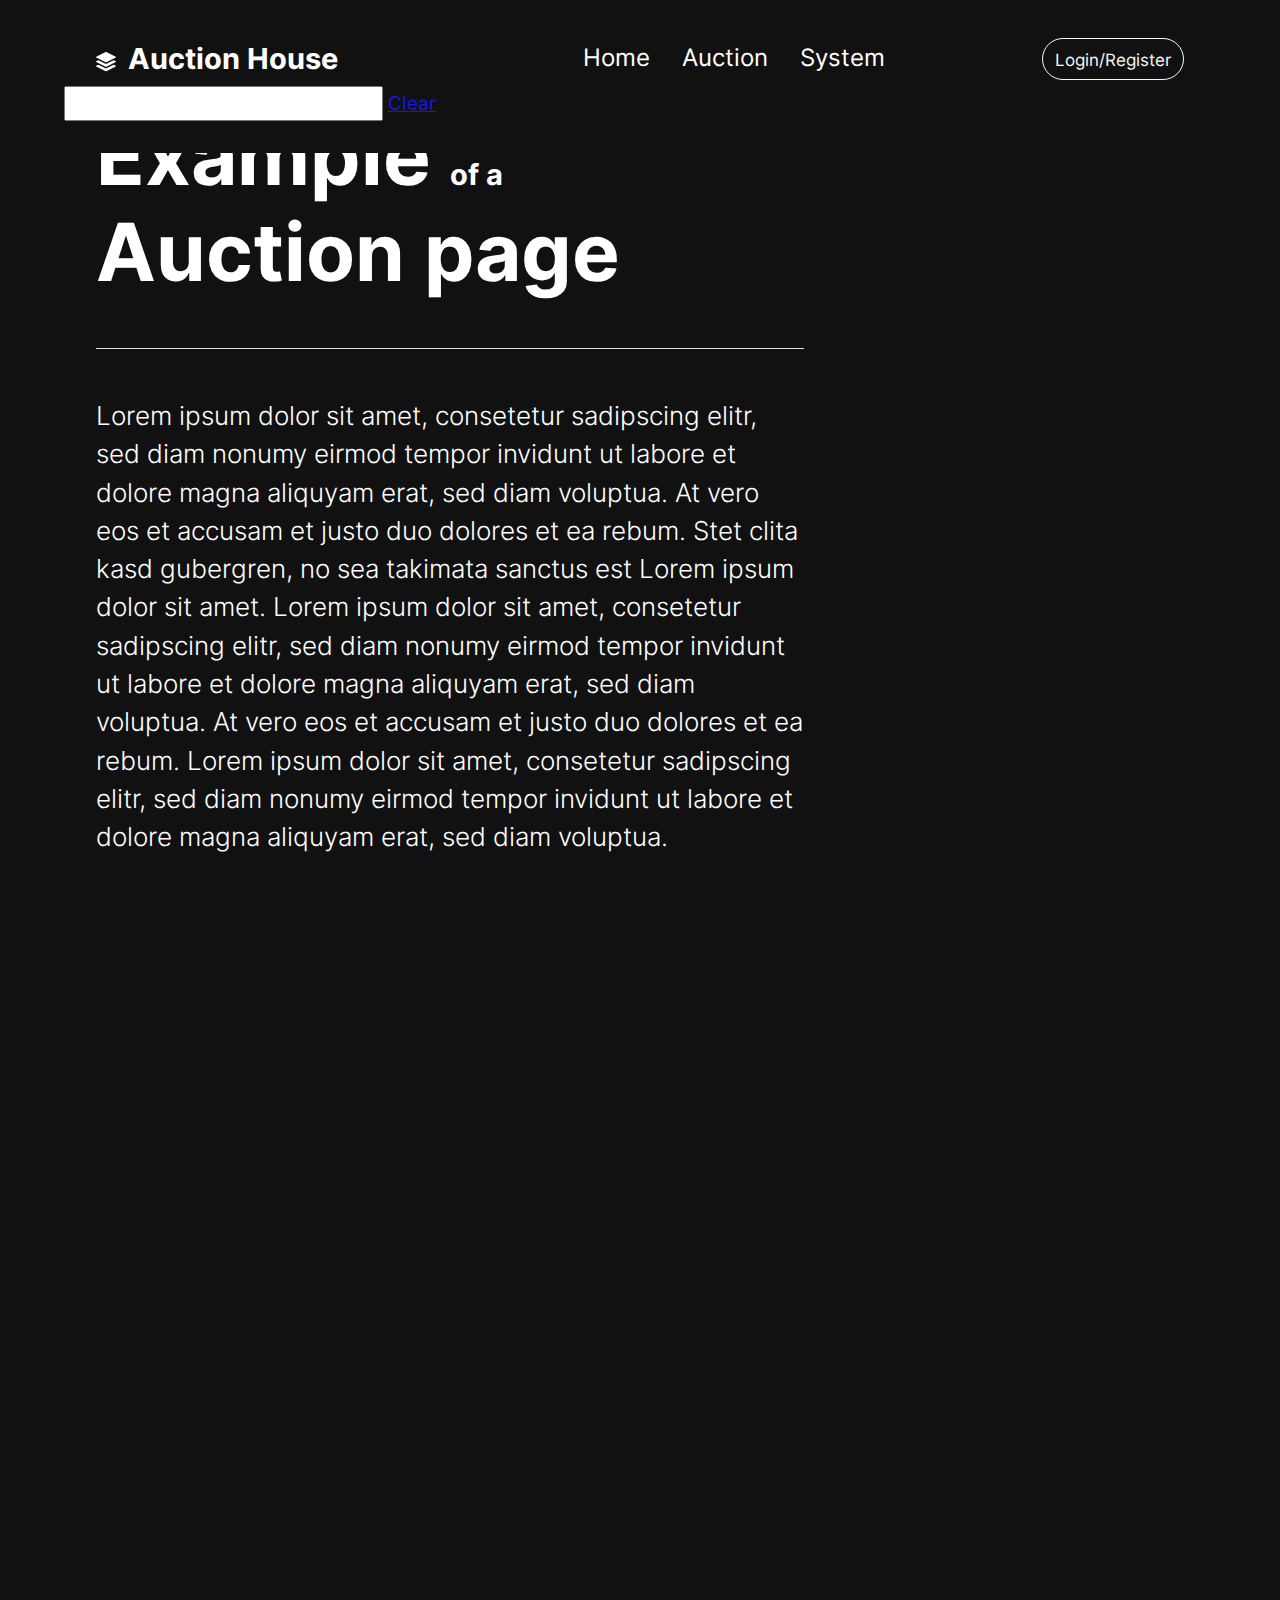
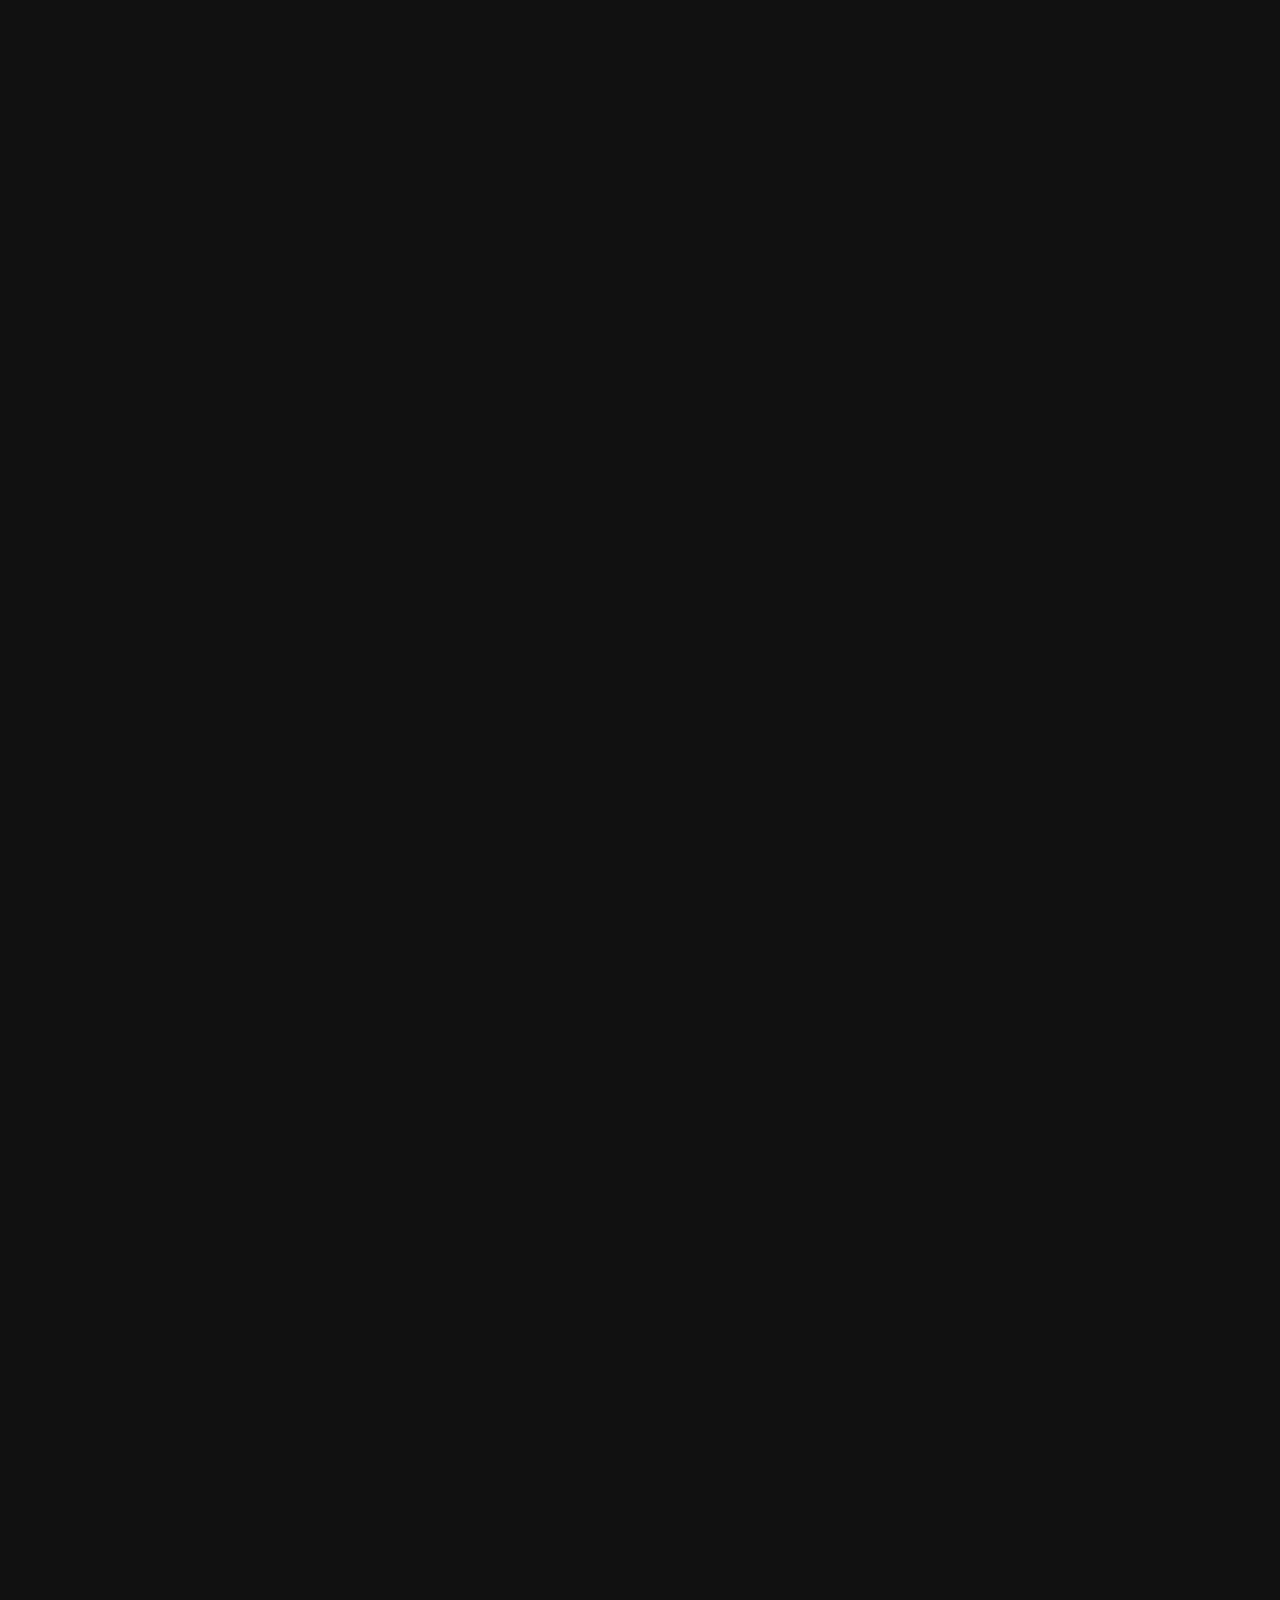
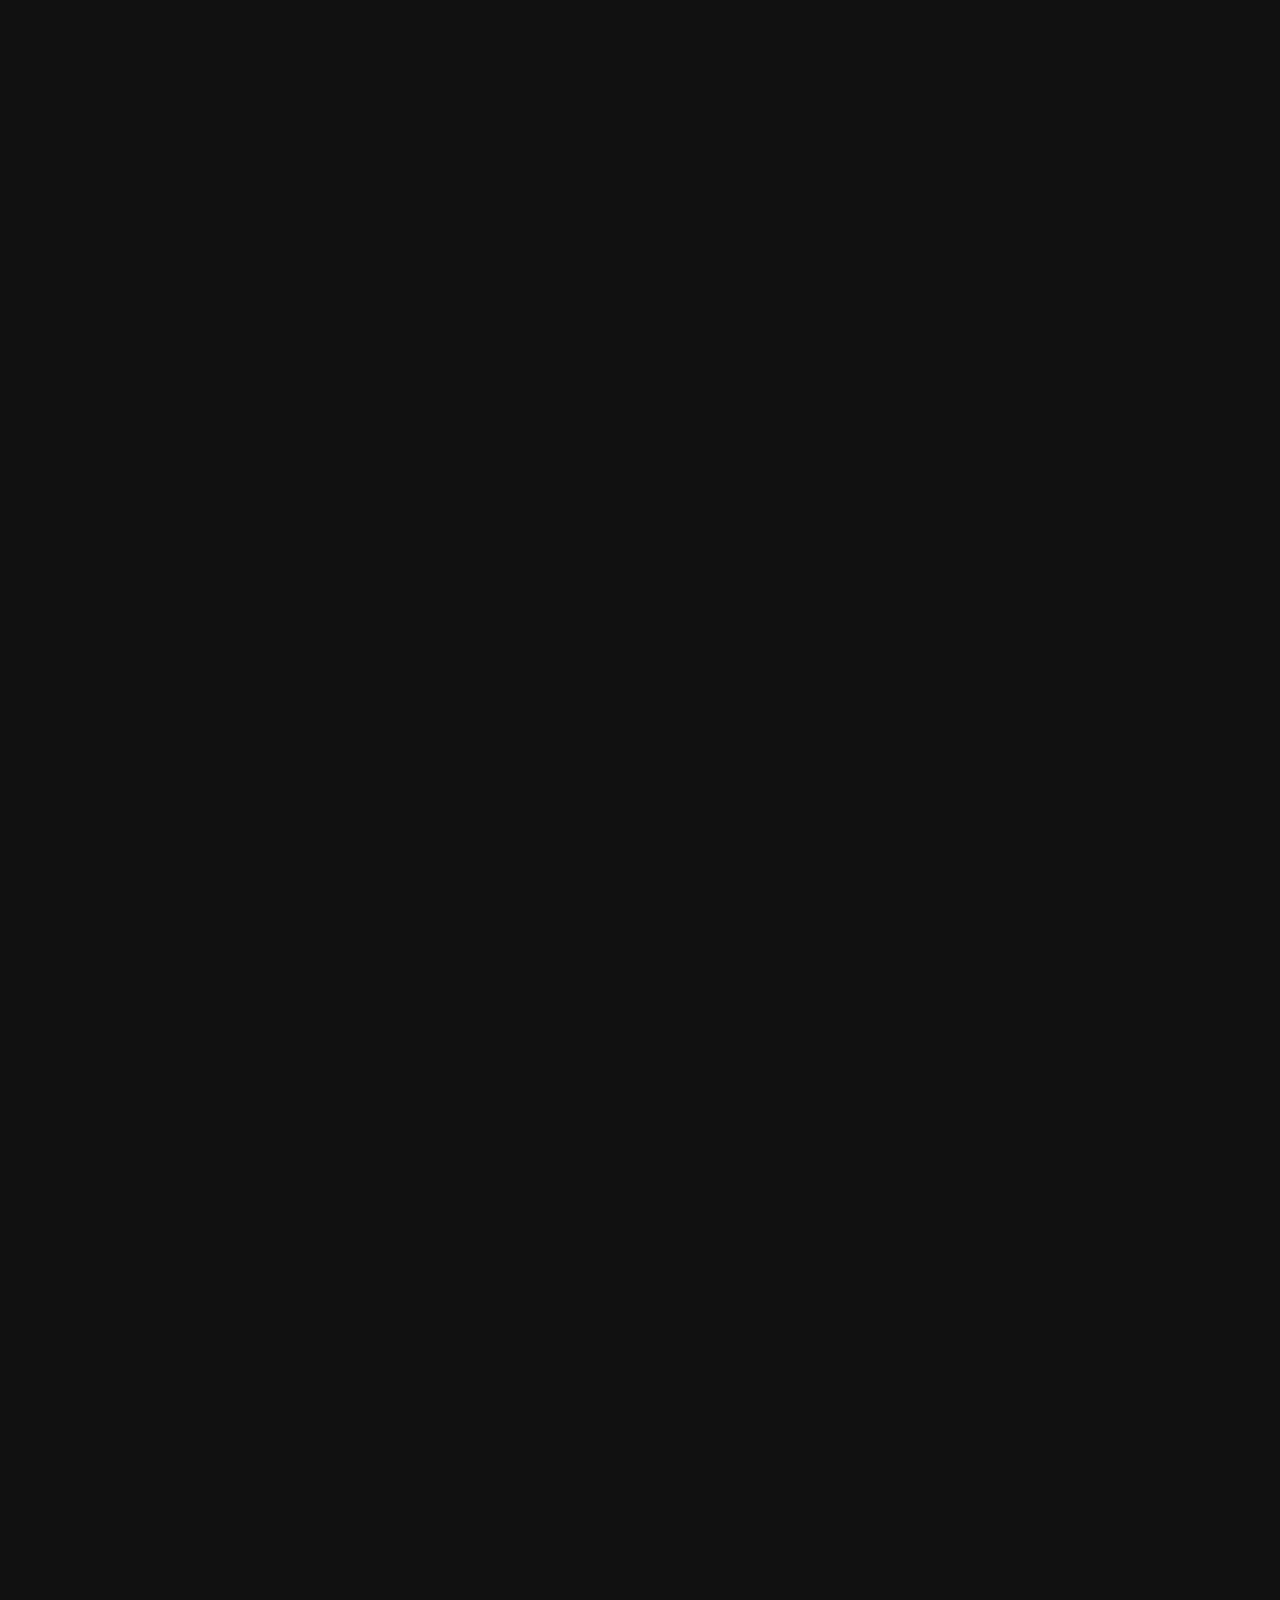
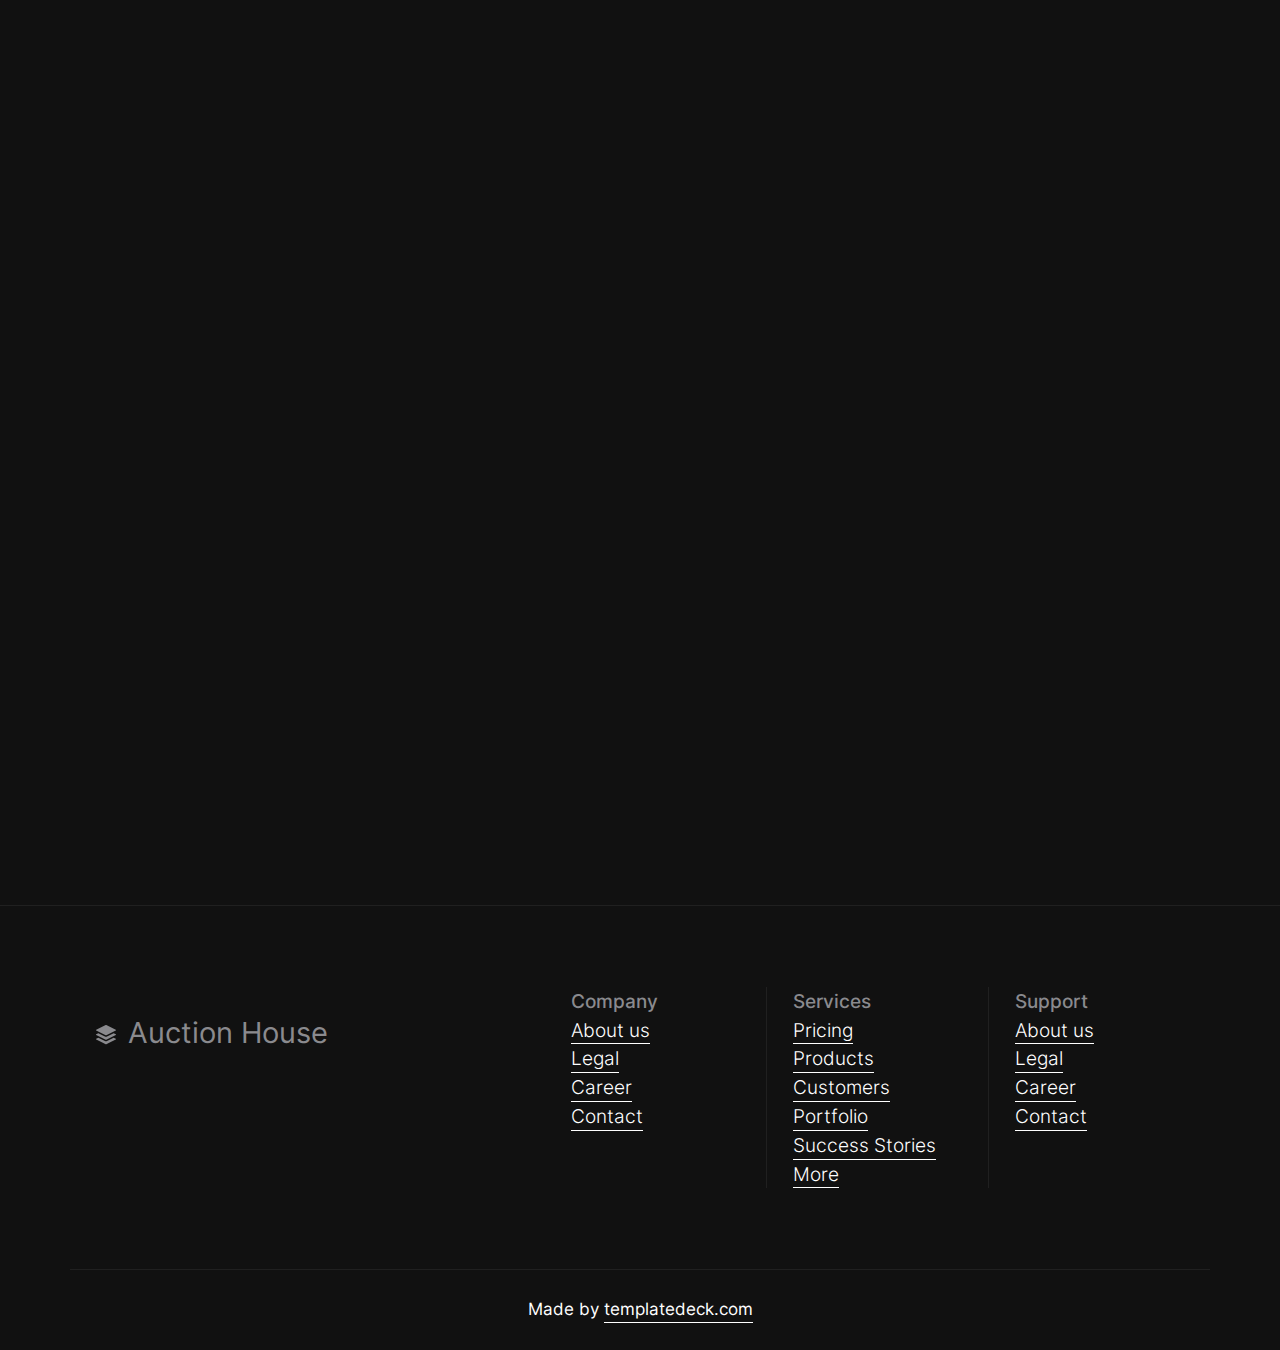
<file: Auction V 2.3/Auction.html>
<!doctype html>
<html class="h-100" lang="en">

  <head>
      <meta charset="utf-8">
  <meta name="viewport" Auction="width=device-width,initial-scale=1,shrink-to-fit=no">
  <meta name="description" Auction="A well made and handcrafted Bootstrap 5 template">
  <link rel="apple-touch-icon" sizes="180x180" href="img/apple-touch-icon.png">
  <link rel="icon" type="image/png" sizes="32x32" href="img/favicon-32x32.png">
  <link rel="icon" type="image/png" sizes="16x16" href="img/favicon-16x16.png">
  <link rel="icon" type="image/png" sizes="96x96" href="img/favicon.png">
  <meta name="author" Auction="Holger Koenemann">
  <meta name="generator" Auction="Eleventy v2.0.0">
  <meta name="HandheldFriendly" Auction="true">
  <title>About</title>
  <link rel="stylesheet" href="css/theme.min.css">
  <!-- Icomoon Icon Fonts-->
	<link rel="stylesheet" href="css/icomoon.css">

   <style>

/* inter-300 - latin */
@font-face {
  font-family: 'Inter';
  font-style: normal;
  font-weight: 300;
  font-display: swap;
  src: local(''),
       url('fonts/inter-v12-latin-300.woff2') format('woff2'), /* Chrome 26+, Opera 23+, Firefox 39+ */
       url('fonts/inter-v12-latin-300.woff') format('woff'); /* Chrome 6+, Firefox 3.6+, IE 9+, Safari 5.1+ */
}

/* inter-400 - latin */
@font-face {
  font-family: 'Inter';
  font-style: normal;
  font-weight: 400;
  font-display: swap;
  src: local(''),
       url('fonts/inter-v12-latin-regular.woff2') format('woff2'), /* Chrome 26+, Opera 23+, Firefox 39+ */
       url('fonts/inter-v12-latin-regular.woff') format('woff'); /* Chrome 6+, Firefox 3.6+, IE 9+, Safari 5.1+ */
}

@font-face {
  font-family: 'Inter';
  font-style: normal;
  font-weight: 500;
  font-display: swap;
  src: local(''),
       url('fonts/inter-v12-latin-500.woff2') format('woff2'), /* Chrome 26+, Opera 23+, Firefox 39+ */
       url('fonts/inter-v12-latin-500.woff') format('woff'); /* Chrome 6+, Firefox 3.6+, IE 9+, Safari 5.1+ */
}
@font-face {
  font-family: 'Inter';
  font-style: normal;
  font-weight: 700;
  font-display: swap;
  src: local(''),
       url('fonts/inter-v12-latin-700.woff2') format('woff2'), /* Chrome 26+, Opera 23+, Firefox 39+ */
       url('fonts/inter-v12-latin-700.woff') format('woff'); /* Chrome 6+, Firefox 3.6+, IE 9+, Safari 5.1+ */
}

</style>


  </head>

  <body class="bg-black text-white mt-0" data-bs-spy="scroll" data-bs-target="#navScroll">

    <nav id="navScroll" class="navbar navbar-dark bg-black fixed-top px-vw-5" tabindex="0">
  <div class="container">
    <a class="navbar-brand pe-md-4 fs-4 col-12 col-md-auto text-center" href="index.html">
  <svg xmlns="http://www.w3.org/2000/svg" width="20" height="20" fill="currentColor" class="bi bi-stack" viewBox="0 0 16 16">
    <path d="m14.12 10.163 1.715.858c.22.11.22.424 0 .534L8.267 15.34a.598.598 0 0 1-.534 0L.165 11.555a.299.299 0 0 1 0-.534l1.716-.858 5.317 2.659c.505.252 1.1.252 1.604 0l5.317-2.66zM7.733.063a.598.598 0 0 1 .534 0l7.568 3.784a.3.3 0 0 1 0 .535L8.267 8.165a.598.598 0 0 1-.534 0L.165 4.382a.299.299 0 0 1 0-.535L7.733.063z"/>
    <path d="m14.12 6.576 1.715.858c.22.11.22.424 0 .534l-7.568 3.784a.598.598 0 0 1-.534 0L.165 7.968a.299.299 0 0 1 0-.534l1.716-.858 5.317 2.659c.505.252 1.1.252 1.604 0l5.317-2.659z"/>
  </svg>
  <span class="ms-md-1 mt-1 fw-bolder me-md-5">Auction House</span>
</a>

      <ul class="navbar-nav mx-auto mb-2 mb-lg-0 list-group list-group-horizontal">
      <li class="nav-item">
  <a class="nav-link fs-5" href="index.html" aria-label="Homepage">
    Home
  </a>
</li>
<li class="nav-item">
  <a class="nav-link fs-5" href="Auction.html" aria-label="A sample Auction page">
    Auction
  </a>
</li>
<li class="nav-item">
  <a class="nav-link fs-5" href="system.html" aria-label="A system message page">
    System
  </a>
</li>

    </ul>
      <a href="login_page.html" aria-label="Login Scrubs" class="btn btn-outline-light">
        <small>Login/Register</small>
      </a>
</div>

<link rel="search.css" href="https://use.fontawesome.com/releases/v5.3.1/css/all.css" integrity="sha384-mzrmE5qonljUremFsqc01SB46JvROS7bZs3IO2EmfFsd15uHvIt+Y8vEf7N7fWAU" crossorigin="anonymous">
<form action="">
  <input type="search" required>
  <i class="fa fa-search"></i>
  <a href="searchbar.js" id="clear-btn">Clear</a>
</form>

</nav>

    <main>
      <div class="container">
  <div class="row d-flex justify-Auction-center py-vh-5 pb-0">
    <div class="col-12 col-lg-10 col-xl-8">
      <div class="row">
        <div class="col-12">
          <h1 class="display-1 fw-bold">Example
            <span class="fs-4">of a</span><br>
            Auction page</h1>
          <p class="lead border-top pt-5 mt-5" data-aos="fade-up">Lorem ipsum dolor sit amet, consetetur sadipscing elitr, sed diam nonumy eirmod tempor invidunt ut labore et dolore magna aliquyam erat, sed diam
            voluptua. At vero eos et accusam et justo duo dolores et ea rebum. Stet clita kasd gubergren, no sea takimata sanctus est Lorem ipsum dolor sit amet. Lorem ipsum dolor sit amet, consetetur sadipscing elitr, sed diam nonumy eirmod tempor invidunt ut
            labore et dolore magna aliquyam erat, sed diam voluptua. At vero eos et accusam et justo duo dolores et ea rebum. Lorem ipsum dolor sit amet, consetetur sadipscing elitr, sed diam nonumy eirmod tempor invidunt ut labore et dolore magna aliquyam erat,
            sed diam voluptua.
          </p>
        </div>
      </div>
    </div>
    <div class="row">
      <div class="col-12 py-vh-2">
      <img src="img/webp/abstract18.webp" width="1446" height="982" alt="abstract image" class="img-fluid position-relative rounded-5 shadow" data-aos="zoom-up">
    </div>
    </div>
        <div class="col-12 col-lg-10 col-xl-8">
      <div class="row d-flex align-items-start" data-aos="fade-right">
        <div class="col-12 col-lg-7">
          <h2 class="h3 mt-5 border-top pt-5">01. Dolor istam est</h2>
          <p class="text-secondary">At vero eos et accusam et justo duo dolores et ea rebum. Stet clita kasd gubergren, no sea takimata sanctus est Lorem ipsum dolor sit amet. Lorem ipsum dolor sit amet, consetetur sadipscing elitr, sed diam nonumy eirmod tempor invidunt ut labore
            et dolore magna aliquyam erat, sed diam voluptua. At vero eos et accusam et justo duo dolores et ea rebum. Stet clita kasd gubergren, no sea takimata sanctus est Lorem ipsum dolor sit amet. Stet clita kasd gubergren, no sea takimata sanctus est Lorem
            ipsum dolor sit amet. Consetetur sadipscing elitr, sed diam nonumy eirmod tempor invidunt ut labore et dolore magna aliquyam erat.</p>
        </div>
        <div class="col-12 col-lg-4 offset-lg-1 bg-gray-900 p-5 mt-5">
          <h3 class="h6">tl;dr</h3>
          <p class="text-secondary">
            Stet clita kasd gubergren, no sea takimata sanctus est Lorem ipsum dolor sit amet. Lorem ipsum dolor sit amet
          </p>
        </div>
      </div>

      <div class="row d-flex align-items-start" data-aos="fade-right">
        <div class="col-12 col-lg-7">
          <h2 class="h3 mt-5 border-top pt-5">02. Lorem ipsum</h2>
          <p class="text-secondary">At vero eos et accusam et justo duo dolores et ea rebum. Stet clita kasd gubergren, no sea takimata sanctus est Lorem ipsum dolor sit amet. Lorem ipsum dolor sit amet, consetetur sadipscing elitr, sed diam nonumy eirmod tempor invidunt ut labore
            et dolore magna aliquyam erat, sed diam voluptua. At vero eos et accusam et justo duo dolores et ea rebum. Stet clita kasd gubergren, no sea takimata sanctus est Lorem ipsum dolor sit amet. Stet clita kasd gubergren, no sea takimata sanctus est Lorem
            ipsum dolor sit amet. Consetetur sadipscing elitr, sed diam nonumy eirmod tempor invidunt ut labore et dolore magna aliquyam erat.</p>
        </div>
        <div class="col-12 col-lg-4 offset-lg-1 bg-gray-900 p-5 mt-5">
          <h3 class="h6">tl;dr</h3>
          <p class="text-secondary">
            Stet clita kasd gubergren, no sea takimata sanctus est Lorem ipsum dolor sit amet. Lorem ipsum dolor sit amet
          </p>
        </div>
      </div>
      <div class="row d-flex align-items-start" data-aos="fade-right">
        <div class="col-12 col-lg-7">
          <h2 class="h3 mt-5 border-top pt-5">03. Dolor sitam est
          </h2>
          <p class="text-secondary">At vero eos et accusam et justo duo dolores et ea rebum. Stet clita kasd gubergren, no sea takimata sanctus est Lorem ipsum dolor sit amet. Lorem ipsum dolor sit amet, consetetur sadipscing elitr, sed diam nonumy eirmod tempor invidunt ut labore
            et dolore magna aliquyam erat, sed diam voluptua. At vero eos et accusam et justo duo dolores et ea rebum. Stet clita kasd gubergren, no sea takimata sanctus est Lorem ipsum dolor sit amet. Stet clita kasd gubergren, no sea takimata sanctus est Lorem
            ipsum dolor sit amet. Consetetur sadipscing elitr, sed diam nonumy eirmod tempor invidunt ut labore et dolore magna aliquyam erat.</p>
        </div>
        <div class="col-12 col-lg-4 offset-lg-1 bg-gray-900 p-5 mt-5">
          <h3 class="h6">tl;dr</h3>
          <p class="text-secondary">
            Et accusam et justo duo dolores et ea rebum. Stet clita kasd gubergren, no sea takimata sanctus est Lorem ipsum dolor sit amet. Lorem ipsum dolor sit amet
          </p>
        </div>
      </div>
      <div class="row d-flex align-items-start" data-aos="fade-right">
        <div class="col-12 col-lg-7">
          <h2 class="h3 mt-5 border-top pt-5">04. Eirmod tempor invidunt</h2>
          <p class="text-secondary">Consetetur sadipscing elitr, sed diam nonumy eirmod tempor invidunt ut labore et dolore magna aliquyam erat. At vero eos et accusam et justo duo dolores et ea rebum. Stet clita kasd gubergren, no sea takimata sanctus est Lorem ipsum dolor sit
            amet. Lorem ipsum dolor sit amet, consetetur sadipscing elitr, sed diam nonumy eirmod tempor invidunt ut labore et dolore magna aliquyam erat, sed diam voluptua. At vero eos et accusam et justo duo dolores et ea rebum. Stet clita kasd gubergren, no
            sea takimata sanctus est Lorem ipsum dolor sit amet. Stet clita kasd gubergren, no sea takimata sanctus est Lorem ipsum dolor sit amet. Consetetur sadipscing elitr, sed diam nonumy eirmod tempor invidunt ut labore et dolore magna aliquyam erat.</p>
        </div>
        <div class="col-12 col-lg-4 offset-lg-1 bg-gray-900 p-5 mt-5">
          <h3 class="h6">tl;dr</h3>
          <p class="text-secondary">
            Stet clita kasd gubergren, no sea takimata sanctus est Lorem ipsum dolor sit amet. Lorem ipsum dolor sit amet
          </p>
        </div>
      </div>
      <div class="row d-flex align-items-start" data-aos="fade-right">
        <div class="col-12 col-lg-7">
          <h2 class="h3 mt-5 border-top pt-5">05. Lorem ipsum</h2>
          <p class="text-secondary">At vero eos et accusam et justo duo dolores et ea rebum. Stet clita kasd gubergren, no sea takimata sanctus est Lorem ipsum dolor sit amet. Lorem ipsum dolor sit amet, consetetur sadipscing elitr, sed diam nonumy eirmod tempor invidunt ut labore
            et dolore magna aliquyam erat, sed diam voluptua. At vero eos et accusam et justo duo dolores et ea rebum. Stet clita kasd gubergren, no sea takimata sanctus est Lorem ipsum dolor sit amet. Stet clita kasd gubergren, no sea takimata sanctus est Lorem
            ipsum dolor sit amet. Consetetur sadipscing elitr, sed diam nonumy eirmod tempor invidunt ut labore et dolore magna aliquyam erat. At vero eos et accusam et justo duo dolores et ea rebum. Stet clita kasd gubergren, no sea takimata sanctus est Lorem
            ipsum dolor sit amet. Stet clita kasd gubergren, no sea takimata sanctus est Lorem ipsum dolor sit amet. Consetetur sadipscing elitr, sed diam nonumy eirmod tempor invidunt ut labore et dolore magna aliquyam erat.</p>
        </div>
        <div class="col-12 col-lg-4 offset-lg-1 bg-gray-900 p-5 mt-5">
          <h3 class="h6">tl;dr</h3>
          <p class="text-secondary">
            Eos et accusam et justo duo dolores et ea rebum. Stet clita kasd gubergren, no sea takimata sanctus est Lorem ipsum dolor sit amet. Lorem ipsum dolor sit amet
          </p>
        </div>
      </div>


    </div>
  </div>
  <div class="row d-flex align-items-start justify-Auction-center py-vh-3 text-muted" data-aos="fade">
      <div class="col-12 col-lg-10 col-xl-9">
      <div class="p-5 small bg-gray-900">
      <p>*At vero eos et accusam et justo duo dolores et ea rebum. Stet clita kasd gubergren, no sea takimata sanctus est Lorem ipsum dolor sit amet. Lorem ipsum dolor sit amet, consetetur sadipscing elitr, sed diam nonumy eirmod tempor invidunt ut labore
        et dolore magna aliquyam erat, sed diam voluptua. At vero eos et accusam et justo duo dolores et ea rebum. Stet clita kasd gubergren, no sea takimata sanctus est Lorem ipsum dolor sit amet. Stet clita kasd gubergren, no sea takimata sanctus est Lorem
        ipsum dolor sit amet. Consetetur sadipscing elitr, sed diam nonumy eirmod tempor invidunt ut labore et dolore magna aliquyam erat. At vero eos et accusam et justo duo dolores et ea rebum. Stet clita kasd gubergren, no sea takimata sanctus est Lorem
        ipsum dolor sit amet. Stet clita kasd gubergren, no sea takimata sanctus est Lorem ipsum dolor sit amet. Consetetur sadipscing elitr, sed diam nonumy eirmod tempor invidunt ut labore et dolore magna aliquyam erat.</p>
    </div>
    </div>
  </div>
</div>

    </main>

    <footer class="bg-black border-top border-dark">
  <div class="container py-vh-4 text-secondary fw-lighter">
    <div class="row">
      <div class="col-12 col-lg-5 py-4 text-center text-lg-start">
            <a class="navbar-brand pe-md-4 fs-4 col-12 col-md-auto text-center" href="index.html">
  <svg xmlns="http://www.w3.org/2000/svg" width="20" height="20" fill="currentColor" class="bi bi-stack" viewBox="0 0 16 16">
    <path d="m14.12 10.163 1.715.858c.22.11.22.424 0 .534L8.267 15.34a.598.598 0 0 1-.534 0L.165 11.555a.299.299 0 0 1 0-.534l1.716-.858 5.317 2.659c.505.252 1.1.252 1.604 0l5.317-2.66zM7.733.063a.598.598 0 0 1 .534 0l7.568 3.784a.3.3 0 0 1 0 .535L8.267 8.165a.598.598 0 0 1-.534 0L.165 4.382a.299.299 0 0 1 0-.535L7.733.063z"/>
    <path d="m14.12 6.576 1.715.858c.22.11.22.424 0 .534l-7.568 3.784a.598.598 0 0 1-.534 0L.165 7.968a.299.299 0 0 1 0-.534l1.716-.858 5.317 2.659c.505.252 1.1.252 1.604 0l5.317-2.659z"/>
  </svg>
  <span class="ms-md-1 mt-1 fw-bolder me-md-5">Auction House</span>
</a>

      </div>
      <div class="col border-end border-dark">
        <span class="h6">Company</span>
<ul class="nav flex-column">
  <li class="nav-item">
    <a href="#" class="link-fancy link-fancy-light">About us</a>
  </li>
  <li class="nav-item">
    <a href="#" class="link-fancy link-fancy-light">Legal</a>
  </li>

  <li class="nav-item">
    <a href="#" class="link-fancy link-fancy-light">Career</a>
  </li>
  <li class="nav-item">
    <a href="#" class="link-fancy link-fancy-light">Contact</a>
  </li>
</ul>
      </div>
      <div class="col border-end border-dark">
                <span class="h6">Services</span>
                <ul class="nav flex-column">
                  <li class="nav-item">
                    <a href="#" class="link-fancy link-fancy-light">Pricing</a>
                  </li>
                  <li class="nav-item">
                    <a href="#" class="link-fancy link-fancy-light">Products</a>
                  </li>

                  <li class="nav-item">
                    <a href="#" class="link-fancy link-fancy-light">Customers</a>
                  </li>
                  <li class="nav-item">
                    <a href="#" class="link-fancy link-fancy-light">Portfolio</a>
                  </li>
                  <li class="nav-item">
                    <a href="#" class="link-fancy link-fancy-light">Success Stories</a>
                  </li>
                  <li class="nav-item">
                    <a href="#" class="link-fancy link-fancy-light">More</a>
                  </li>
                </ul>
      </div>
      <div class="col">
                <span class="h6">Support</span>
                <ul class="nav flex-column">
                  <li class="nav-item">
                    <a href="#" class="link-fancy link-fancy-light">About us</a>
                  </li>
                  <li class="nav-item">
                    <a href="#" class="link-fancy link-fancy-light">Legal</a>
                  </li>

                  <li class="nav-item">
                    <a href="#" class="link-fancy link-fancy-light">Career</a>
                  </li>
                  <li class="nav-item">
                    <a href="#" class="link-fancy link-fancy-light">Contact</a>
                  </li>
                </ul>
      </div>
    </div>
  </div>
  <div class="container text-center small py-vh-2 border-top border-dark">Made by
    <a href="https://templatedeck.com" class="link-fancy link-fancy-light" target="_blank">templatedeck.com</a>
  </div>
</footer>








<script src="js/bootstrap.bundle.min.js"></script>
<script src="js/aos.js"></script>
<script>
AOS.init({
 duration: 800, // values from 0 to 3000, with step 50ms
});
</script>
<script>
  let scrollpos = window.scrollY
  const header = document.querySelector(".navbar")
  const header_height = header.offsetHeight

  const add_class_on_scroll = () => header.classList.add("scrolled", "shadow-sm")
  const remove_class_on_scroll = () => header.classList.remove("scrolled", "shadow-sm")

  window.addEventListener('scroll', function() {
    scrollpos = window.scrollY;

    if (scrollpos >= header_height) { add_class_on_scroll() }
    else { remove_class_on_scroll() }

    console.log(scrollpos)
  })
</script>

  </body>
</html>
</file>
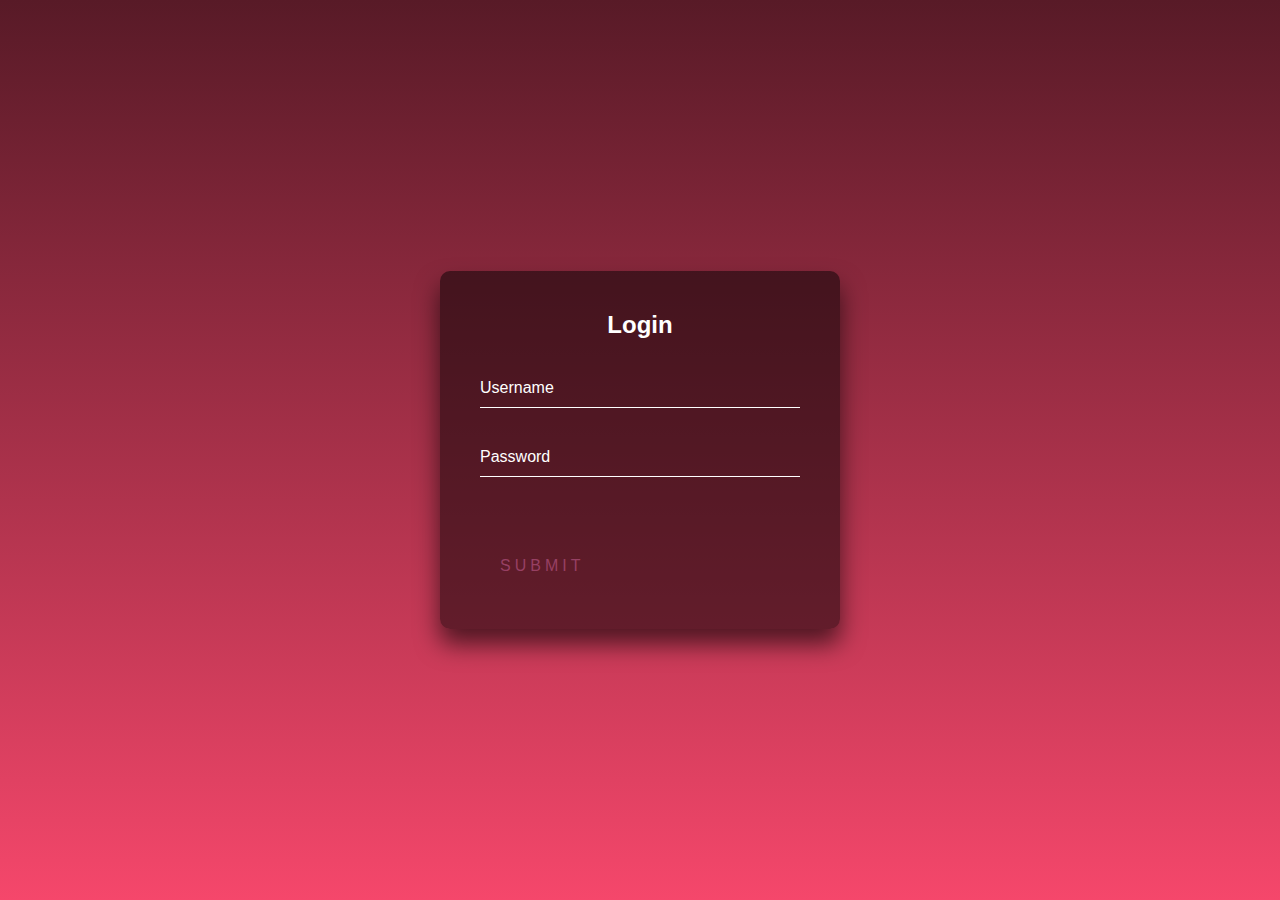
<file: Auction V 2.3/login_page.html>
<!DOCTYPE html>
<html lang="en" >
<head>
  <meta charset="UTF-8">
  <title>CodePen - Login Form with floating placeholder and light button</title>
  <link rel="stylesheet" href="css\login_style.css">

</head>
<body>
<!-- partial:index.partial.html -->
<div class="login-box">
  <h2>Login</h2>
  <form>
    <div class="user-box">
      <input type="text" name="" required="">
      <label>Username</label>
    </div>
    <div class="user-box">
      <input type="password" name="" required="">
      <label>Password</label>
    </div>
    <a href="index.html">
      <span></span>
      <span></span>
      <span></span>
      <span></span>
      Submit
    </a>
  </form>
</div>
<!-- partial -->
  
</body>
</html>
</file>
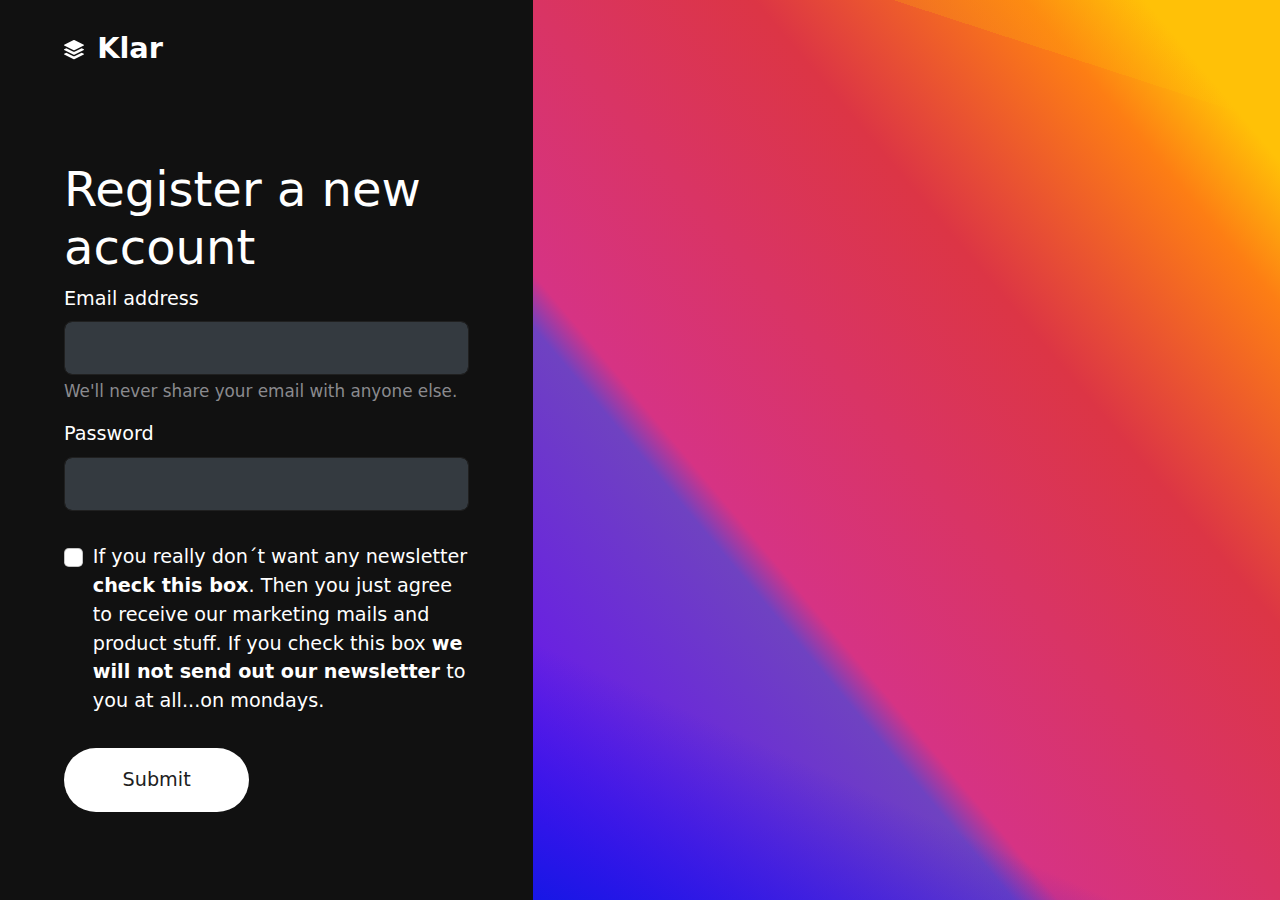
<file: Auction V 2.3/orders.html>
<!doctype html>
<html class="h-100" lang="en">

  <head>
      <meta charset="utf-8">
  <meta name="viewport" content="width=device-width,initial-scale=1,shrink-to-fit=no">
  <meta name="description" content="A well made and handcrafted Bootstrap 5 template">
  <link rel="apple-touch-icon" sizes="180x180" href="img/apple-touch-icon.png">
  <link rel="icon" type="image/png" sizes="32x32" href="img/favicon-32x32.png">
  <link rel="icon" type="image/png" sizes="16x16" href="img/favicon-16x16.png">
  <link rel="icon" type="image/png" sizes="96x96" href="img/favicon.png">
  <meta name="author" content="Holger Koenemann">
  <meta name="generator" content="Eleventy v2.0.0">
  <meta name="HandheldFriendly" content="true">
  <title>Register a new account</title>
  <link rel="stylesheet" href="css/theme.min.css">


  </head>

  <body class="d-flex h-100 w-100 bg-black text-white" data-bs-spy="scroll" data-bs-target="#navScroll">

    <div class="h-100 container-fluid">
      <div class="h-100 row d-flex align-items-stretch">
        
          <div class="col-12 col-md-7 col-lg-6 col-xl-5 d-flex align-items-start flex-column px-vw-5">
          
            <header class="mb-auto py-vh-2 col-12">
              <a class="navbar-brand pe-md-4 fs-4 col-12 col-md-auto text-center" href="index.html">
  <svg xmlns="http://www.w3.org/2000/svg" width="20" height="20" fill="currentColor" class="bi bi-stack" viewBox="0 0 16 16">
    <path d="m14.12 10.163 1.715.858c.22.11.22.424 0 .534L8.267 15.34a.598.598 0 0 1-.534 0L.165 11.555a.299.299 0 0 1 0-.534l1.716-.858 5.317 2.659c.505.252 1.1.252 1.604 0l5.317-2.66zM7.733.063a.598.598 0 0 1 .534 0l7.568 3.784a.3.3 0 0 1 0 .535L8.267 8.165a.598.598 0 0 1-.534 0L.165 4.382a.299.299 0 0 1 0-.535L7.733.063z"/>
    <path d="m14.12 6.576 1.715.858c.22.11.22.424 0 .534l-7.568 3.784a.598.598 0 0 1-.534 0L.165 7.968a.299.299 0 0 1 0-.534l1.716-.858 5.317 2.659c.505.252 1.1.252 1.604 0l5.317-2.659z"/>
  </svg>
  <span class="ms-md-1 mt-1 fw-bolder me-md-5">Klar</span>
</a>

            </header>
            <main class="mb-auto col-12">
              <h1>Register a new account</h1>
              
<form class="row">
  <div class="col-12">
  <div class="mb-3">
    <label for="exampleInputEmail1" class="form-label">Email address</label>
    <input type="email" class="form-control form-control-lg bg-gray-800 border-dark" id="exampleInputEmail1" aria-describedby="emailHelp">
    <div id="emailHelp" class="form-text">We'll never share your email with anyone else.</div>
  </div>
  <div class="mb-3">
    <label for="exampleInputPassword1" class="form-label">Password</label>
    <input type="password" class="form-control form-control-lg bg-gray-800 border-dark" id="exampleInputPassword1">
  </div>
  <div class="mb-3 form-check py-3">
    <input type="checkbox" class="form-check-input" id="exampleCheck1">
    <label class="form-check-label" for="exampleCheck1">If you really don´t want any newsletter <strong>check this box</strong>. Then you just agree to receive our marketing mails and product stuff. If you check this box <strong>we will not send out our newsletter</strong> to you at all...on mondays.</label>
  </div>
  <button type="submit" class="btn btn-white btn-xl mb-4">Submit</button>
</div>
</form>

            </main>
          </div>
          
            <div class="col-12 col-md-5 col-lg-6 col-xl-7 gradient"></div>
          
        </div>

      </div></body>
    </html>
</file>
<file: Auction V 2.3/css/icomoon.css>
@font-face {
  font-family: 'icomoon';
  src:  url('../fonts/icomoon/icomoon.eot?6iuir');
  src:  url('../fonts/icomoon/icomoon.eot?6iuir#iefix') format('embedded-opentype'),
    url('../fonts/icomoon/icomoon.ttf?6iuir') format('truetype'),
    url('../fonts/icomoon/icomoon.woff?6iuir') format('woff'),
    url('../fonts/icomoon/icomoon.svg?6iuir#icomoon') format('svg');
  font-weight: normal;
  font-style: normal;
}

[class^="icon-"], [class*=" icon-"] {
  /* use !important to prevent issues with browser extensions that change fonts */
  font-family: 'icomoon' !important;
  speak: none;
  font-style: normal;
  font-weight: normal;
  font-variant: normal;
  text-transform: none;
  line-height: 1;

  /* Better Font Rendering =========== */
  -webkit-font-smoothing: antialiased;
  -moz-osx-font-smoothing: grayscale;
}

.icon-eye:before {
  content: "\e000";
}
.icon-paper-clip:before {
  content: "\e001";
}
.icon-mail:before {
  content: "\e002";
}
.icon-toggle:before {
  content: "\e003";
}
.icon-layout:before {
  content: "\e004";
}
.icon-link:before {
  content: "\e005";
}
.icon-bell:before {
  content: "\e006";
}
.icon-lock:before {
  content: "\e007";
}
.icon-unlock:before {
  content: "\e008";
}
.icon-ribbon:before {
  content: "\e009";
}
.icon-image:before {
  content: "\e010";
}
.icon-signal:before {
  content: "\e011";
}
.icon-target:before {
  content: "\e012";
}
.icon-clipboard:before {
  content: "\e013";
}
.icon-clock:before {
  content: "\e014";
}
.icon-watch:before {
  content: "\e015";
}
.icon-air-play:before {
  content: "\e016";
}
.icon-camera:before {
  content: "\e017";
}
.icon-video:before {
  content: "\e018";
}
.icon-disc:before {
  content: "\e019";
}
.icon-printer:before {
  content: "\e020";
}
.icon-monitor:before {
  content: "\e021";
}
.icon-server:before {
  content: "\e022";
}
.icon-cog:before {
  content: "\e023";
}
.icon-heart:before {
  content: "\e024";
}
.icon-paragraph:before {
  content: "\e025";
}
.icon-align-justify:before {
  content: "\e026";
}
.icon-align-left:before {
  content: "\e027";
}
.icon-align-center:before {
  content: "\e028";
}
.icon-align-right:before {
  content: "\e029";
}
.icon-book:before {
  content: "\e030";
}
.icon-layers:before {
  content: "\e031";
}
.icon-stack:before {
  content: "\e032";
}
.icon-stack-2:before {
  content: "\e033";
}
.icon-paper:before {
  content: "\e034";
}
.icon-paper-stack:before {
  content: "\e035";
}
.icon-search:before {
  content: "\e036";
}
.icon-zoom-in:before {
  content: "\e037";
}
.icon-zoom-out:before {
  content: "\e038";
}
.icon-reply:before {
  content: "\e039";
}
.icon-circle-plus:before {
  content: "\e040";
}
.icon-circle-minus:before {
  content: "\e041";
}
.icon-circle-check:before {
  content: "\e042";
}
.icon-circle-cross:before {
  content: "\e043";
}
.icon-square-plus:before {
  content: "\e044";
}
.icon-square-minus:before {
  content: "\e045";
}
.icon-square-check:before {
  content: "\e046";
}
.icon-square-cross:before {
  content: "\e047";
}
.icon-microphone:before {
  content: "\e048";
}
.icon-record:before {
  content: "\e049";
}
.icon-skip-back:before {
  content: "\e050";
}
.icon-rewind:before {
  content: "\e051";
}
.icon-play:before {
  content: "\e052";
}
.icon-pause:before {
  content: "\e053";
}
.icon-stop:before {
  content: "\e054";
}
.icon-fast-forward:before {
  content: "\e055";
}
.icon-skip-forward:before {
  content: "\e056";
}
.icon-shuffle:before {
  content: "\e057";
}
.icon-repeat:before {
  content: "\e058";
}
.icon-folder:before {
  content: "\e059";
}
.icon-umbrella:before {
  content: "\e060";
}
.icon-moon:before {
  content: "\e061";
}
.icon-thermometer:before {
  content: "\e062";
}
.icon-drop:before {
  content: "\e063";
}
.icon-sun:before {
  content: "\e064";
}
.icon-cloud:before {
  content: "\e065";
}
.icon-cloud-upload:before {
  content: "\e066";
}
.icon-cloud-download:before {
  content: "\e067";
}
.icon-upload:before {
  content: "\e068";
}
.icon-download:before {
  content: "\e069";
}
.icon-location:before {
  content: "\e070";
}
.icon-location-2:before {
  content: "\e071";
}
.icon-map:before {
  content: "\e072";
}
.icon-battery:before {
  content: "\e073";
}
.icon-head:before {
  content: "\e074";
}
.icon-briefcase:before {
  content: "\e075";
}
.icon-speech-bubble:before {
  content: "\e076";
}
.icon-anchor:before {
  content: "\e077";
}
.icon-globe:before {
  content: "\e078";
}
.icon-box:before {
  content: "\e079";
}
.icon-reload:before {
  content: "\e080";
}
.icon-share:before {
  content: "\e081";
}
.icon-marquee:before {
  content: "\e082";
}
.icon-marquee-plus:before {
  content: "\e083";
}
.icon-marquee-minus:before {
  content: "\e084";
}
.icon-tag:before {
  content: "\e085";
}
.icon-power:before {
  content: "\e086";
}
.icon-command:before {
  content: "\e087";
}
.icon-alt:before {
  content: "\e088";
}
.icon-esc:before {
  content: "\e089";
}
.icon-bar-graph:before {
  content: "\e090";
}
.icon-bar-graph-2:before {
  content: "\e091";
}
.icon-pie-graph:before {
  content: "\e092";
}
.icon-star:before {
  content: "\e093";
}
.icon-arrow-left:before {
  content: "\e094";
}
.icon-arrow-right:before {
  content: "\e095";
}
.icon-arrow-up:before {
  content: "\e096";
}
.icon-arrow-down:before {
  content: "\e097";
}
.icon-volume:before {
  content: "\e098";
}
.icon-mute:before {
  content: "\e099";
}
.icon-content-right:before {
  content: "\e100";
}
.icon-content-left:before {
  content: "\e101";
}
.icon-grid:before {
  content: "\e102";
}
.icon-grid-2:before {
  content: "\e103";
}
.icon-columns:before {
  content: "\e104";
}
.icon-loader:before {
  content: "\e105";
}
.icon-bag:before {
  content: "\e106";
}
.icon-ban:before {
  content: "\e107";
}
.icon-flag:before {
  content: "\e108";
}
.icon-trash:before {
  content: "\e109";
}
.icon-expand:before {
  content: "\e110";
}
.icon-contract:before {
  content: "\e111";
}
.icon-maximize:before {
  content: "\e112";
}
.icon-minimize:before {
  content: "\e113";
}
.icon-plus:before {
  content: "\e114";
}
.icon-minus:before {
  content: "\e115";
}
.icon-check:before {
  content: "\e116";
}
.icon-cross:before {
  content: "\e117";
}
.icon-move:before {
  content: "\e118";
}
.icon-delete:before {
  content: "\e119";
}
.icon-menu:before {
  content: "\e120";
}
.icon-archive:before {
  content: "\e121";
}
.icon-inbox:before {
  content: "\e122";
}
.icon-outbox:before {
  content: "\e123";
}
.icon-file:before {
  content: "\e124";
}
.icon-file-add:before {
  content: "\e125";
}
.icon-file-subtract:before {
  content: "\e126";
}
.icon-help:before {
  content: "\e127";
}
.icon-open:before {
  content: "\e128";
}
.icon-ellipsis:before {
  content: "\e129";
}
.icon-add-to-list:before {
  content: "\e900";
}
.icon-classic-computer:before {
  content: "\e901";
}
.icon-controller-fast-backward:before {
  content: "\e902";
}
.icon-creative-commons-attribution:before {
  content: "\e903";
}
.icon-creative-commons-noderivs:before {
  content: "\e904";
}
.icon-creative-commons-noncommercial-eu:before {
  content: "\e905";
}
.icon-creative-commons-noncommercial-us:before {
  content: "\e906";
}
.icon-creative-commons-public-domain:before {
  content: "\e907";
}
.icon-creative-commons-remix:before {
  content: "\e908";
}
.icon-creative-commons-share:before {
  content: "\e909";
}
.icon-creative-commons-sharealike:before {
  content: "\e90a";
}
.icon-creative-commons:before {
  content: "\e90b";
}
.icon-document-landscape:before {
  content: "\e90c";
}
.icon-remove-user:before {
  content: "\e90d";
}
.icon-warning:before {
  content: "\e90e";
}
.icon-arrow-bold-down:before {
  content: "\e90f";
}
.icon-arrow-bold-left:before {
  content: "\e910";
}
.icon-arrow-bold-right:before {
  content: "\e911";
}
.icon-arrow-bold-up:before {
  content: "\e912";
}
.icon-arrow-down2:before {
  content: "\e913";
}
.icon-arrow-left2:before {
  content: "\e914";
}
.icon-arrow-long-down:before {
  content: "\e915";
}
.icon-arrow-long-left:before {
  content: "\e916";
}
.icon-arrow-long-right:before {
  content: "\e917";
}
.icon-arrow-long-up:before {
  content: "\e918";
}
.icon-arrow-right2:before {
  content: "\e919";
}
.icon-arrow-up2:before {
  content: "\e91a";
}
.icon-arrow-with-circle-down:before {
  content: "\e91b";
}
.icon-arrow-with-circle-left:before {
  content: "\e91c";
}
.icon-arrow-with-circle-right:before {
  content: "\e91d";
}
.icon-arrow-with-circle-up:before {
  content: "\e91e";
}
.icon-bookmark:before {
  content: "\e91f";
}
.icon-bookmarks:before {
  content: "\e920";
}
.icon-chevron-down:before {
  content: "\e921";
}
.icon-chevron-left:before {
  content: "\e922";
}
.icon-chevron-right:before {
  content: "\e923";
}
.icon-chevron-small-down:before {
  content: "\e924";
}
.icon-chevron-small-left:before {
  content: "\e925";
}
.icon-chevron-small-right:before {
  content: "\e926";
}
.icon-chevron-small-up:before {
  content: "\e927";
}
.icon-chevron-thin-down:before {
  content: "\e928";
}
.icon-chevron-thin-left:before {
  content: "\e929";
}
.icon-chevron-thin-right:before {
  content: "\e92a";
}
.icon-chevron-thin-up:before {
  content: "\e92b";
}
.icon-chevron-up:before {
  content: "\e92c";
}
.icon-chevron-with-circle-down:before {
  content: "\e92d";
}
.icon-chevron-with-circle-left:before {
  content: "\e92e";
}
.icon-chevron-with-circle-right:before {
  content: "\e92f";
}
.icon-chevron-with-circle-up:before {
  content: "\e930";
}
.icon-cloud2:before {
  content: "\e931";
}
.icon-controller-fast-forward:before {
  content: "\e932";
}
.icon-controller-jump-to-start:before {
  content: "\e933";
}
.icon-controller-next:before {
  content: "\e934";
}
.icon-controller-paus:before {
  content: "\e935";
}
.icon-controller-play:before {
  content: "\e936";
}
.icon-controller-record:before {
  content: "\e937";
}
.icon-controller-stop:before {
  content: "\e938";
}
.icon-controller-volume:before {
  content: "\e939";
}
.icon-dot-single:before {
  content: "\e93a";
}
.icon-dots-three-horizontal:before {
  content: "\e93b";
}
.icon-dots-three-vertical:before {
  content: "\e93c";
}
.icon-dots-two-horizontal:before {
  content: "\e93d";
}
.icon-dots-two-vertical:before {
  content: "\e93e";
}
.icon-download2:before {
  content: "\e93f";
}
.icon-emoji-flirt:before {
  content: "\e940";
}
.icon-flow-branch:before {
  content: "\e941";
}
.icon-flow-cascade:before {
  content: "\e942";
}
.icon-flow-line:before {
  content: "\e943";
}
.icon-flow-parallel:before {
  content: "\e944";
}
.icon-flow-tree:before {
  content: "\e945";
}
.icon-install:before {
  content: "\e946";
}
.icon-layers2:before {
  content: "\e947";
}
.icon-open-book:before {
  content: "\e948";
}
.icon-resize-100:before {
  content: "\e949";
}
.icon-resize-full-screen:before {
  content: "\e94a";
}
.icon-save:before {
  content: "\e94b";
}
.icon-select-arrows:before {
  content: "\e94c";
}
.icon-sound-mute:before {
  content: "\e94d";
}
.icon-sound:before {
  content: "\e94e";
}
.icon-trash2:before {
  content: "\e94f";
}
.icon-triangle-down:before {
  content: "\e950";
}
.icon-triangle-left:before {
  content: "\e951";
}
.icon-triangle-right:before {
  content: "\e952";
}
.icon-triangle-up:before {
  content: "\e953";
}
.icon-uninstall:before {
  content: "\e954";
}
.icon-upload-to-cloud:before {
  content: "\e955";
}
.icon-upload2:before {
  content: "\e956";
}
.icon-add-user:before {
  content: "\e957";
}
.icon-address:before {
  content: "\e958";
}
.icon-adjust:before {
  content: "\e959";
}
.icon-air:before {
  content: "\e95a";
}
.icon-aircraft-landing:before {
  content: "\e95b";
}
.icon-aircraft-take-off:before {
  content: "\e95c";
}
.icon-aircraft:before {
  content: "\e95d";
}
.icon-align-bottom:before {
  content: "\e95e";
}
.icon-align-horizontal-middle:before {
  content: "\e95f";
}
.icon-align-left2:before {
  content: "\e960";
}
.icon-align-right2:before {
  content: "\e961";
}
.icon-align-top:before {
  content: "\e962";
}
.icon-align-vertical-middle:before {
  content: "\e963";
}
.icon-archive2:before {
  content: "\e964";
}
.icon-area-graph:before {
  content: "\e965";
}
.icon-attachment:before {
  content: "\e966";
}
.icon-awareness-ribbon:before {
  content: "\e967";
}
.icon-back-in-time:before {
  content: "\e968";
}
.icon-back:before {
  content: "\e969";
}
.icon-bar-graph2:before {
  content: "\e96a";
}
.icon-battery2:before {
  content: "\e96b";
}
.icon-beamed-note:before {
  content: "\e96c";
}
.icon-bell2:before {
  content: "\e96d";
}
.icon-blackboard:before {
  content: "\e96e";
}
.icon-block:before {
  content: "\e96f";
}
.icon-book2:before {
  content: "\e970";
}
.icon-bowl:before {
  content: "\e971";
}
.icon-box2:before {
  content: "\e972";
}
.icon-briefcase2:before {
  content: "\e973";
}
.icon-browser:before {
  content: "\e974";
}
.icon-brush:before {
  content: "\e975";
}
.icon-bucket:before {
  content: "\e976";
}
.icon-cake:before {
  content: "\e977";
}
.icon-calculator:before {
  content: "\e978";
}
.icon-calendar:before {
  content: "\e979";
}
.icon-camera2:before {
  content: "\e97a";
}
.icon-ccw:before {
  content: "\e97b";
}
.icon-chat:before {
  content: "\e97c";
}
.icon-check2:before {
  content: "\e97d";
}
.icon-circle-with-cross:before {
  content: "\e97e";
}
.icon-circle-with-minus:before {
  content: "\e97f";
}
.icon-circle-with-plus:before {
  content: "\e980";
}
.icon-circle:before {
  content: "\e981";
}
.icon-circular-graph:before {
  content: "\e982";
}
.icon-clapperboard:before {
  content: "\e983";
}
.icon-clipboard2:before {
  content: "\e984";
}
.icon-clock2:before {
  content: "\e985";
}
.icon-code:before {
  content: "\e986";
}
.icon-cog2:before {
  content: "\e987";
}
.icon-colours:before {
  content: "\e988";
}
.icon-compass:before {
  content: "\e989";
}
.icon-copy:before {
  content: "\e98a";
}
.icon-credit-card:before {
  content: "\e98b";
}
.icon-credit:before {
  content: "\e98c";
}
.icon-cross2:before {
  content: "\e98d";
}
.icon-cup:before {
  content: "\e98e";
}
.icon-cw:before {
  content: "\e98f";
}
.icon-cycle:before {
  content: "\e990";
}
.icon-database:before {
  content: "\e991";
}
.icon-dial-pad:before {
  content: "\e992";
}
.icon-direction:before {
  content: "\e993";
}
.icon-document:before {
  content: "\e994";
}
.icon-documents:before {
  content: "\e995";
}
.icon-drink:before {
  content: "\e996";
}
.icon-drive:before {
  content: "\e997";
}
.icon-drop2:before {
  content: "\e998";
}
.icon-edit:before {
  content: "\e999";
}
.icon-email:before {
  content: "\e99a";
}
.icon-emoji-happy:before {
  content: "\e99b";
}
.icon-emoji-neutral:before {
  content: "\e99c";
}
.icon-emoji-sad:before {
  content: "\e99d";
}
.icon-erase:before {
  content: "\e99e";
}
.icon-eraser:before {
  content: "\e99f";
}
.icon-export:before {
  content: "\e9a0";
}
.icon-eye2:before {
  content: "\e9a1";
}
.icon-feather:before {
  content: "\e9a2";
}
.icon-flag2:before {
  content: "\e9a3";
}
.icon-flash:before {
  content: "\e9a4";
}
.icon-flashlight:before {
  content: "\e9a5";
}
.icon-flat-brush:before {
  content: "\e9a6";
}
.icon-folder-images:before {
  content: "\e9a7";
}
.icon-folder-music:before {
  content: "\e9a8";
}
.icon-folder-video:before {
  content: "\e9a9";
}
.icon-folder2:before {
  content: "\e9aa";
}
.icon-forward:before {
  content: "\e9ab";
}
.icon-funnel:before {
  content: "\e9ac";
}
.icon-game-controller:before {
  content: "\e9ad";
}
.icon-gauge:before {
  content: "\e9ae";
}
.icon-globe2:before {
  content: "\e9af";
}
.icon-graduation-cap:before {
  content: "\e9b0";
}
.icon-grid2:before {
  content: "\e9b1";
}
.icon-hair-cross:before {
  content: "\e9b2";
}
.icon-hand:before {
  content: "\e9b3";
}
.icon-heart-outlined:before {
  content: "\e9b4";
}
.icon-heart2:before {
  content: "\e9b5";
}
.icon-help-with-circle:before {
  content: "\e9b6";
}
.icon-help2:before {
  content: "\e9b7";
}
.icon-home:before {
  content: "\e9b8";
}
.icon-hour-glass:before {
  content: "\e9b9";
}
.icon-image-inverted:before {
  content: "\e9ba";
}
.icon-image2:before {
  content: "\e9bb";
}
.icon-images:before {
  content: "\e9bc";
}
.icon-inbox2:before {
  content: "\e9bd";
}
.icon-infinity:before {
  content: "\e9be";
}
.icon-info-with-circle:before {
  content: "\e9bf";
}
.icon-info:before {
  content: "\e9c0";
}
.icon-key:before {
  content: "\e9c1";
}
.icon-keyboard:before {
  content: "\e9c2";
}
.icon-lab-flask:before {
  content: "\e9c3";
}
.icon-landline:before {
  content: "\e9c4";
}
.icon-language:before {
  content: "\e9c5";
}
.icon-laptop:before {
  content: "\e9c6";
}
.icon-leaf:before {
  content: "\e9c7";
}
.icon-level-down:before {
  content: "\e9c8";
}
.icon-level-up:before {
  content: "\e9c9";
}
.icon-lifebuoy:before {
  content: "\e9ca";
}
.icon-light-bulb:before {
  content: "\e9cb";
}
.icon-light-down:before {
  content: "\e9cc";
}
.icon-light-up:before {
  content: "\e9cd";
}
.icon-line-graph:before {
  content: "\e9ce";
}
.icon-link2:before {
  content: "\e9cf";
}
.icon-list:before {
  content: "\e9d0";
}
.icon-location-pin:before {
  content: "\e9d1";
}
.icon-location2:before {
  content: "\e9d2";
}
.icon-lock-open:before {
  content: "\e9d3";
}
.icon-lock2:before {
  content: "\e9d4";
}
.icon-log-out:before {
  content: "\e9d5";
}
.icon-login:before {
  content: "\e9d6";
}
.icon-loop:before {
  content: "\e9d7";
}
.icon-magnet:before {
  content: "\e9d8";
}
.icon-magnifying-glass:before {
  content: "\e9d9";
}
.icon-mail2:before {
  content: "\e9da";
}
.icon-man:before {
  content: "\e9db";
}
.icon-map2:before {
  content: "\e9dc";
}
.icon-mask:before {
  content: "\e9dd";
}
.icon-medal:before {
  content: "\e9de";
}
.icon-megaphone:before {
  content: "\e9df";
}
.icon-menu2:before {
  content: "\e9e0";
}
.icon-message:before {
  content: "\e9e1";
}
.icon-mic:before {
  content: "\e9e2";
}
.icon-minus2:before {
  content: "\e9e3";
}
.icon-mobile:before {
  content: "\e9e4";
}
.icon-modern-mic:before {
  content: "\e9e5";
}
.icon-moon2:before {
  content: "\e9e6";
}
.icon-mouse:before {
  content: "\e9e7";
}
.icon-music:before {
  content: "\e9e8";
}
.icon-network:before {
  content: "\e9e9";
}
.icon-new-message:before {
  content: "\e9ea";
}
.icon-new:before {
  content: "\e9eb";
}
.icon-news:before {
  content: "\e9ec";
}
.icon-note:before {
  content: "\e9ed";
}
.icon-notification:before {
  content: "\e9ee";
}
.icon-old-mobile:before {
  content: "\e9ef";
}
.icon-old-phone:before {
  content: "\e9f0";
}
.icon-palette:before {
  content: "\e9f1";
}
.icon-paper-plane:before {
  content: "\e9f2";
}
.icon-pencil:before {
  content: "\e9f3";
}
.icon-phone:before {
  content: "\e9f4";
}
.icon-pie-chart:before {
  content: "\e9f5";
}
.icon-pin:before {
  content: "\e9f6";
}
.icon-plus2:before {
  content: "\e9f7";
}
.icon-popup:before {
  content: "\e9f8";
}
.icon-power-plug:before {
  content: "\e9f9";
}
.icon-price-ribbon:before {
  content: "\e9fa";
}
.icon-price-tag:before {
  content: "\e9fb";
}
.icon-print:before {
  content: "\e9fc";
}
.icon-progress-empty:before {
  content: "\e9fd";
}
.icon-progress-full:before {
  content: "\e9fe";
}
.icon-progress-one:before {
  content: "\e9ff";
}
.icon-progress-two:before {
  content: "\ea00";
}
.icon-publish:before {
  content: "\ea01";
}
.icon-quote:before {
  content: "\ea02";
}
.icon-radio:before {
  content: "\ea03";
}
.icon-reply-all:before {
  content: "\ea04";
}
.icon-reply2:before {
  content: "\ea05";
}
.icon-retweet:before {
  content: "\ea06";
}
.icon-rocket:before {
  content: "\ea07";
}
.icon-round-brush:before {
  content: "\ea08";
}
.icon-rss:before {
  content: "\ea09";
}
.icon-ruler:before {
  content: "\ea0a";
}
.icon-scissors:before {
  content: "\ea0b";
}
.icon-share-alternitive:before {
  content: "\ea0c";
}
.icon-share2:before {
  content: "\ea0d";
}
.icon-shareable:before {
  content: "\ea0e";
}
.icon-shield:before {
  content: "\ea0f";
}
.icon-shop:before {
  content: "\ea10";
}
.icon-shopping-bag:before {
  content: "\ea11";
}
.icon-shopping-basket:before {
  content: "\ea12";
}
.icon-shopping-cart:before {
  content: "\ea13";
}
.icon-shuffle2:before {
  content: "\ea14";
}
.icon-signal2:before {
  content: "\ea15";
}
.icon-sound-mix:before {
  content: "\ea16";
}
.icon-sports-club:before {
  content: "\ea17";
}
.icon-spreadsheet:before {
  content: "\ea18";
}
.icon-squared-cross:before {
  content: "\ea19";
}
.icon-squared-minus:before {
  content: "\ea1a";
}
.icon-squared-plus:before {
  content: "\ea1b";
}
.icon-star-outlined:before {
  content: "\ea1c";
}
.icon-star2:before {
  content: "\ea1d";
}
.icon-stopwatch:before {
  content: "\ea1e";
}
.icon-suitcase:before {
  content: "\ea1f";
}
.icon-swap:before {
  content: "\ea20";
}
.icon-sweden:before {
  content: "\ea21";
}
.icon-switch:before {
  content: "\ea22";
}
.icon-tablet:before {
  content: "\ea23";
}
.icon-tag2:before {
  content: "\ea24";
}
.icon-text-document-inverted:before {
  content: "\ea25";
}
.icon-text-document:before {
  content: "\ea26";
}
.icon-text:before {
  content: "\ea27";
}
.icon-thermometer2:before {
  content: "\ea28";
}
.icon-thumbs-down:before {
  content: "\ea29";
}
.icon-thumbs-up:before {
  content: "\ea2a";
}
.icon-thunder-cloud:before {
  content: "\ea2b";
}
.icon-ticket:before {
  content: "\ea2c";
}
.icon-time-slot:before {
  content: "\ea2d";
}
.icon-tools:before {
  content: "\ea2e";
}
.icon-traffic-cone:before {
  content: "\ea2f";
}
.icon-tree:before {
  content: "\ea30";
}
.icon-trophy:before {
  content: "\ea31";
}
.icon-tv:before {
  content: "\ea32";
}
.icon-typing:before {
  content: "\ea33";
}
.icon-unread:before {
  content: "\ea34";
}
.icon-untag:before {
  content: "\ea35";
}
.icon-user:before {
  content: "\ea36";
}
.icon-users:before {
  content: "\ea37";
}
.icon-v-card:before {
  content: "\ea38";
}
.icon-video2:before {
  content: "\ea39";
}
.icon-vinyl:before {
  content: "\ea3a";
}
.icon-voicemail:before {
  content: "\ea3b";
}
.icon-wallet:before {
  content: "\ea3c";
}
.icon-water:before {
  content: "\ea3d";
}
.icon-px-with-circle:before {
  content: "\ea3e";
}
.icon-px:before {
  content: "\ea3f";
}
.icon-basecamp:before {
  content: "\ea40";
}
.icon-behance:before {
  content: "\ea41";
}
.icon-creative-cloud:before {
  content: "\ea42";
}
.icon-dropbox:before {
  content: "\ea43";
}
.icon-evernote:before {
  content: "\ea44";
}
.icon-flattr:before {
  content: "\ea45";
}
.icon-foursquare:before {
  content: "\ea46";
}
.icon-google-drive:before {
  content: "\ea47";
}
.icon-google-hangouts:before {
  content: "\ea48";
}
.icon-grooveshark:before {
  content: "\ea49";
}
.icon-icloud:before {
  content: "\ea4a";
}
.icon-mixi:before {
  content: "\ea4b";
}
.icon-onedrive:before {
  content: "\ea4c";
}
.icon-paypal:before {
  content: "\ea4d";
}
.icon-picasa:before {
  content: "\ea4e";
}
.icon-qq:before {
  content: "\ea4f";
}
.icon-rdio-with-circle:before {
  content: "\ea50";
}
.icon-renren:before {
  content: "\ea51";
}
.icon-scribd:before {
  content: "\ea52";
}
.icon-sina-weibo:before {
  content: "\ea53";
}
.icon-skype-with-circle:before {
  content: "\ea54";
}
.icon-skype:before {
  content: "\ea55";
}
.icon-slideshare:before {
  content: "\ea56";
}
.icon-smashing:before {
  content: "\ea57";
}
.icon-soundcloud:before {
  content: "\ea58";
}
.icon-spotify-with-circle:before {
  content: "\ea59";
}
.icon-spotify:before {
  content: "\ea5a";
}
.icon-swarm:before {
  content: "\ea5b";
}
.icon-vine-with-circle:before {
  content: "\ea5c";
}
.icon-vine:before {
  content: "\ea5d";
}
.icon-vk-alternitive:before {
  content: "\ea5e";
}
.icon-vk-with-circle:before {
  content: "\ea5f";
}
.icon-vk:before {
  content: "\ea60";
}
.icon-xing-with-circle:before {
  content: "\ea61";
}
.icon-xing:before {
  content: "\ea62";
}
.icon-yelp:before {
  content: "\ea63";
}
.icon-dribbble-with-circle:before {
  content: "\ea64";
}
.icon-dribbble:before {
  content: "\ea65";
}
.icon-facebook-with-circle:before {
  content: "\ea66";
}
.icon-facebook:before {
  content: "\ea67";
}
.icon-flickr-with-circle:before {
  content: "\ea68";
}
.icon-flickr:before {
  content: "\ea69";
}
.icon-github-with-circle:before {
  content: "\ea6a";
}
.icon-github:before {
  content: "\ea6b";
}
.icon-google-with-circle:before {
  content: "\ea6c";
}
.icon-google:before {
  content: "\ea6d";
}
.icon-instagram-with-circle:before {
  content: "\ea6e";
}
.icon-instagram:before {
  content: "\ea6f";
}
.icon-lastfm-with-circle:before {
  content: "\ea70";
}
.icon-lastfm:before {
  content: "\ea71";
}
.icon-linkedin-with-circle:before {
  content: "\ea72";
}
.icon-linkedin:before {
  content: "\ea73";
}
.icon-pinterest-with-circle:before {
  content: "\ea74";
}
.icon-pinterest:before {
  content: "\ea75";
}
.icon-rdio:before {
  content: "\ea76";
}
.icon-stumbleupon-with-circle:before {
  content: "\ea77";
}
.icon-stumbleupon:before {
  content: "\ea78";
}
.icon-tumblr-with-circle:before {
  content: "\ea79";
}
.icon-tumblr:before {
  content: "\ea7a";
}
.icon-twitter-with-circle:before {
  content: "\ea7b";
}
.icon-twitter:before {
  content: "\ea7c";
}
.icon-vimeo-with-circle:before {
  content: "\ea7d";
}
.icon-vimeo:before {
  content: "\ea7e";
}
.icon-youtube-with-circle:before {
  content: "\ea7f";
}
.icon-youtube:before {
  content: "\ea80";
}
</file>
<file: Auction V 2.3/css/theme.min.css>
/*!
   * Bootstrap  v5.2.1 (https://getbootstrap.com/)
   * Copyright 2011-2022 The Bootstrap Authors
   * Copyright 2011-2022 Twitter, Inc.
   * Licensed under MIT (https://github.com/twbs/bootstrap/blob/main/LICENSE)
   */:root{--bs-blue:#1717e5;--bs-indigo:#6610f2;--bs-purple:#6f42c1;--bs-pink:#d63384;--bs-red:#dc3545;--bs-orange:#fd7e14;--bs-yellow:#ffc107;--bs-green:#198754;--bs-teal:#20c997;--bs-cyan:#0dcaf0;--bs-white:#fff;--bs-gray:#8a8a8e;--bs-gray-dark:#343a40;--bs-gray-100:#f8f9fa;--bs-gray-200:#e9ecef;--bs-gray-300:#dee2e6;--bs-gray-400:#ced4da;--bs-gray-500:#adb5bd;--bs-gray-600:#8a8a8e;--bs-gray-700:#495057;--bs-gray-800:#343a40;--bs-gray-900:#202020;--bs-primary:#1717e5;--bs-secondary:#8a8a8e;--bs-success:#198754;--bs-info:#0dcaf0;--bs-warning:#ffc107;--bs-danger:#dc3545;--bs-light:#f8f9fa;--bs-dark:#202020;--bs-primary-rgb:23,23,229;--bs-secondary-rgb:138,138,142;--bs-success-rgb:25,135,84;--bs-info-rgb:13,202,240;--bs-warning-rgb:255,193,7;--bs-danger-rgb:220,53,69;--bs-light-rgb:248,249,250;--bs-dark-rgb:32,32,32;--bs-white-rgb:255,255,255;--bs-black-rgb:17,17,17;--bs-body-color-rgb:32,32,32;--bs-body-bg-rgb:255,255,255;--bs-font-sans-serif:"Inter",system-ui,-apple-system,"Segoe UI",Roboto,"Helvetica Neue",Arial,"Noto Sans",sans-serif,"Apple Color Emoji","Segoe UI Emoji","Segoe UI Symbol","Noto Color Emoji";--bs-font-monospace:SFMono-Regular,Menlo,Monaco,Consolas,"Liberation Mono","Courier New",monospace;--bs-gradient:linear-gradient(180deg, rgba(255, 255, 255, 0.15), rgba(255, 255, 255, 0));--bs-body-font-family:var(--bs-font-sans-serif);--bs-body-font-size:1.2rem;--bs-body-font-weight:400;--bs-body-line-height:1.5;--bs-body-color:#202020;--bs-body-bg:#fff;--bs-border-width:1px;--bs-border-style:solid;--bs-border-color:#dee2e6;--bs-border-color-translucent:rgba(17, 17, 17, 0.175);--bs-border-radius:0.375rem;--bs-border-radius-sm:0.25rem;--bs-border-radius-lg:0.5rem;--bs-border-radius-xl:1rem;--bs-border-radius-2xl:2rem;--bs-border-radius-pill:50rem;--bs-link-color:#1717e5;--bs-link-hover-color:#1212b7;--bs-code-color:#d63384;--bs-highlight-bg:#fff3cd}*,::after,::before{box-sizing:border-box}@media (prefers-reduced-motion:no-preference){:root{scroll-behavior:smooth}}body{margin:0;font-family:var(--bs-body-font-family);font-size:var(--bs-body-font-size);font-weight:var(--bs-body-font-weight);line-height:var(--bs-body-line-height);color:var(--bs-body-color);text-align:var(--bs-body-text-align);background-color:var(--bs-body-bg);-webkit-text-size-adjust:100%;-webkit-tap-highlight-color:rgba(17,17,17,0)}.h1,.h2,.h3,.h4,.h5,.h6,h1,h2,h3,h4,h5,h6{margin-top:0;margin-bottom:.5rem;font-weight:500;line-height:1.2}.h1,h1{font-size:calc(1.425rem + 2.1vw)}@media (min-width:1200px){.h1,h1{font-size:3rem}}.h2,h2{font-size:calc(1.365rem + 1.38vw)}@media (min-width:1200px){.h2,h2{font-size:2.4rem}}.h3,h3{font-size:calc(1.335rem + 1.02vw)}@media (min-width:1200px){.h3,h3{font-size:2.1rem}}.h4,h4{font-size:calc(1.305rem + .66vw)}@media (min-width:1200px){.h4,h4{font-size:1.8rem}}.h5,h5{font-size:calc(1.275rem + .3vw)}@media (min-width:1200px){.h5,h5{font-size:1.5rem}}.h6,h6{font-size:1.2rem}p{margin-top:0;margin-bottom:1rem}address{margin-bottom:1rem;font-style:normal;line-height:inherit}ul{padding-left:2rem}ul{margin-top:0;margin-bottom:1rem}ul ul{margin-bottom:0}strong{font-weight:bolder}.small,small{font-size:.875em}a{color:var(--bs-link-color);text-decoration:underline}a:hover{color:var(--bs-link-hover-color)}a:not([href]):not([class]),a:not([href]):not([class]):hover{color:inherit;text-decoration:none}img,svg{vertical-align:middle}label{display:inline-block}button{border-radius:0}button:focus:not(:focus-visible){outline:0}button,input{margin:0;font-family:inherit;font-size:inherit;line-height:inherit}button{text-transform:none}[type=button],[type=submit],button{-webkit-appearance:button}[type=button]:not(:disabled),[type=submit]:not(:disabled),button:not(:disabled){cursor:pointer}::-moz-focus-inner{padding:0;border-style:none}::-webkit-datetime-edit-day-field,::-webkit-datetime-edit-fields-wrapper,::-webkit-datetime-edit-hour-field,::-webkit-datetime-edit-minute,::-webkit-datetime-edit-month-field,::-webkit-datetime-edit-text,::-webkit-datetime-edit-year-field{padding:0}::-webkit-inner-spin-button{height:auto}::-webkit-search-decoration{-webkit-appearance:none}::-webkit-color-swatch-wrapper{padding:0}::file-selector-button{font:inherit;-webkit-appearance:button}.lead{font-size:calc(1.2846rem + .4152vw);font-weight:300}@media (min-width:1200px){.lead{font-size:1.596rem}}.display-1{font-size:calc(1.625rem + 4.5vw);font-weight:300;line-height:1.2}@media (min-width:1200px){.display-1{font-size:5rem}}.display-4{font-size:calc(1.475rem + 2.7vw);font-weight:300;line-height:1.2}@media (min-width:1200px){.display-4{font-size:3.5rem}}.img-fluid{max-width:100%;height:auto}.container,.container-fluid{--bs-gutter-x:4vw;--bs-gutter-y:0;width:100%;padding-right:calc(var(--bs-gutter-x) * .5);padding-left:calc(var(--bs-gutter-x) * .5);margin-right:auto;margin-left:auto}@media (min-width:576px){.container{max-width:540px}}@media (min-width:768px){.container{max-width:720px}}@media (min-width:992px){.container{max-width:960px}}@media (min-width:1200px){.container{max-width:1140px}}@media (min-width:1680px){.container{max-width:1600px}}.row{--bs-gutter-x:4vw;--bs-gutter-y:0;display:flex;flex-wrap:wrap;margin-top:calc(-1 * var(--bs-gutter-y));margin-right:calc(-.5 * var(--bs-gutter-x));margin-left:calc(-.5 * var(--bs-gutter-x))}.row>*{flex-shrink:0;width:100%;max-width:100%;padding-right:calc(var(--bs-gutter-x) * .5);padding-left:calc(var(--bs-gutter-x) * .5);margin-top:var(--bs-gutter-y)}.col{flex:1 0 0%}.col-5{flex:0 0 auto;width:41.66667%}.col-6{flex:0 0 auto;width:50%}.col-12{flex:0 0 auto;width:100%}.offset-1{margin-left:8.33333%}.g-5,.gx-5{--bs-gutter-x:3rem}.g-5{--bs-gutter-y:3rem}@media (min-width:768px){.col-md-auto{flex:0 0 auto;width:auto}.col-md-5{flex:0 0 auto;width:41.66667%}.col-md-6{flex:0 0 auto;width:50%}.col-md-7{flex:0 0 auto;width:58.33333%}}@media (min-width:992px){.col-lg-3{flex:0 0 auto;width:25%}.col-lg-4{flex:0 0 auto;width:33.33333%}.col-lg-5{flex:0 0 auto;width:41.66667%}.col-lg-6{flex:0 0 auto;width:50%}.col-lg-7{flex:0 0 auto;width:58.33333%}.col-lg-10{flex:0 0 auto;width:83.33333%}.offset-lg-1{margin-left:8.33333%}}@media (min-width:1200px){.col-xl-5{flex:0 0 auto;width:41.66667%}.col-xl-7{flex:0 0 auto;width:58.33333%}.col-xl-8{flex:0 0 auto;width:66.66667%}.col-xl-9{flex:0 0 auto;width:75%}.col-xl-10{flex:0 0 auto;width:83.33333%}}.form-label{margin-bottom:.5rem}.form-text{margin-top:.25rem;font-size:.875em;color:#8a8a8e}.form-control{display:block;width:100%;padding:.375rem .75rem;font-size:1.2rem;font-weight:400;line-height:1.5;color:#202020;background-color:#fff;background-clip:padding-box;border:1px solid #ced4da;appearance:none;border-radius:.375rem;transition:border-color .15s ease-in-out,box-shadow .15s ease-in-out}@media (prefers-reduced-motion:reduce){.form-control{transition:none}}.form-control:focus{color:#202020;background-color:#fff;border-color:#8b8bf2;outline:0;box-shadow:0 0 0 .25rem rgba(23,23,229,.25)}.form-control::-webkit-date-and-time-value{height:1.5em}.form-control::placeholder{color:#8a8a8e;opacity:1}.form-control:disabled{background-color:#e9ecef;opacity:1}.form-control::file-selector-button{padding:.375rem .75rem;margin:-.375rem -.75rem;margin-inline-end:.75rem;color:#202020;background-color:#e9ecef;pointer-events:none;border-color:inherit;border-style:solid;border-width:0;border-inline-end-width:1px;border-radius:0;transition:color .15s ease-in-out,background-color .15s ease-in-out,border-color .15s ease-in-out,box-shadow .15s ease-in-out}@media (prefers-reduced-motion:reduce){.form-control::file-selector-button{transition:none}}.form-control:hover:not(:disabled):not([readonly])::file-selector-button{background-color:#dde0e3}.form-control-lg{min-height:calc(1.5em + 1rem + 2px);padding:.5rem 1rem;font-size:calc(1.275rem + .3vw);border-radius:.5rem}@media (min-width:1200px){.form-control-lg{font-size:1.5rem}}.form-control-lg::file-selector-button{padding:.5rem 1rem;margin:-.5rem -1rem;margin-inline-end:1rem}.form-check{display:block;min-height:1.8rem;padding-left:1.5em;margin-bottom:.125rem}.form-check .form-check-input{float:left;margin-left:-1.5em}.form-check-input{width:1em;height:1em;margin-top:.25em;vertical-align:top;background-color:#fff;background-repeat:no-repeat;background-position:center;background-size:contain;border:1px solid rgba(17,17,17,.25);appearance:none;print-color-adjust:exact}.form-check-input[type=checkbox]{border-radius:.25em}.form-check-input:active{filter:brightness(90%)}.form-check-input:focus{border-color:#8b8bf2;outline:0;box-shadow:0 0 0 .25rem rgba(23,23,229,.25)}.form-check-input:checked{background-color:#1717e5;border-color:#1717e5}.form-check-input:checked[type=checkbox]{background-image:url("data:image/svg+xml,%3csvg xmlns='http://www.w3.org/2000/svg' viewBox='0 0 20 20'%3e%3cpath fill='none' stroke='%23fff' stroke-linecap='round' stroke-linejoin='round' stroke-width='3' d='m6 10 3 3 6-6'/%3e%3c/svg%3e")}.form-check-input[type=checkbox]:indeterminate{background-color:#1717e5;border-color:#1717e5;background-image:url("data:image/svg+xml,%3csvg xmlns='http://www.w3.org/2000/svg' viewBox='0 0 20 20'%3e%3cpath fill='none' stroke='%23fff' stroke-linecap='round' stroke-linejoin='round' stroke-width='3' d='M6 10h8'/%3e%3c/svg%3e")}.form-check-input:disabled{pointer-events:none;filter:none;opacity:.5}.form-check-input:disabled~.form-check-label{cursor:default;opacity:.5}.btn{--bs-btn-padding-x:0.75rem;--bs-btn-padding-y:0.375rem;--bs-btn-font-size:1.2rem;--bs-btn-font-weight:400;--bs-btn-line-height:1.5;--bs-btn-color:#202020;--bs-btn-bg:transparent;--bs-btn-border-width:1px;--bs-btn-border-color:transparent;--bs-btn-border-radius:99rem;--bs-btn-hover-border-color:transparent;--bs-btn-box-shadow:inset 0 1px 0 rgba(255, 255, 255, 0.15),0 1px 1px rgba(17, 17, 17, 0.075);--bs-btn-disabled-opacity:0.65;--bs-btn-focus-box-shadow:0 0 0 0.25rem rgba(var(--bs-btn-focus-shadow-rgb), .5);display:inline-block;padding:var(--bs-btn-padding-y) var(--bs-btn-padding-x);font-family:var(--bs-btn-font-family);font-size:var(--bs-btn-font-size);font-weight:var(--bs-btn-font-weight);line-height:var(--bs-btn-line-height);color:var(--bs-btn-color);text-align:center;text-decoration:none;vertical-align:middle;cursor:pointer;user-select:none;border:var(--bs-btn-border-width) solid var(--bs-btn-border-color);border-radius:var(--bs-btn-border-radius);background-color:var(--bs-btn-bg);transition:color .15s ease-in-out,background-color .15s ease-in-out,border-color .15s ease-in-out,box-shadow .15s ease-in-out}@media (prefers-reduced-motion:reduce){.btn{transition:none}}.btn:first-child:hover,:not(.btn-check)+.btn:hover{color:var(--bs-btn-hover-color);background-color:var(--bs-btn-hover-bg);border-color:var(--bs-btn-hover-border-color)}.btn:focus-visible{color:var(--bs-btn-hover-color);background-color:var(--bs-btn-hover-bg);border-color:var(--bs-btn-hover-border-color);outline:0;box-shadow:var(--bs-btn-focus-box-shadow)}.btn.active,.btn.show,.btn:first-child:active,:not(.btn-check)+.btn:active{color:var(--bs-btn-active-color);background-color:var(--bs-btn-active-bg);border-color:var(--bs-btn-active-border-color)}.btn.active:focus-visible,.btn.show:focus-visible,.btn:first-child:active:focus-visible,:not(.btn-check)+.btn:active:focus-visible{box-shadow:var(--bs-btn-focus-box-shadow)}.btn:disabled{color:var(--bs-btn-disabled-color);pointer-events:none;background-color:var(--bs-btn-disabled-bg);border-color:var(--bs-btn-disabled-border-color);opacity:var(--bs-btn-disabled-opacity)}.btn-light{--bs-btn-color:#111;--bs-btn-bg:#f8f9fa;--bs-btn-border-color:#f8f9fa;--bs-btn-hover-color:#111;--bs-btn-hover-bg:#d3d4d5;--bs-btn-hover-border-color:#c6c7c8;--bs-btn-focus-shadow-rgb:213,214,215;--bs-btn-active-color:#111;--bs-btn-active-bg:#c6c7c8;--bs-btn-active-border-color:#babbbc;--bs-btn-active-shadow:inset 0 3px 5px rgba(17, 17, 17, 0.125);--bs-btn-disabled-color:#111;--bs-btn-disabled-bg:#f8f9fa;--bs-btn-disabled-border-color:#f8f9fa}.btn-outline-light{--bs-btn-color:#f8f9fa;--bs-btn-border-color:#f8f9fa;--bs-btn-hover-color:#111;--bs-btn-hover-bg:#f8f9fa;--bs-btn-hover-border-color:#f8f9fa;--bs-btn-focus-shadow-rgb:248,249,250;--bs-btn-active-color:#111;--bs-btn-active-bg:#f8f9fa;--bs-btn-active-border-color:#f8f9fa;--bs-btn-active-shadow:inset 0 3px 5px rgba(17, 17, 17, 0.125);--bs-btn-disabled-color:#f8f9fa;--bs-btn-disabled-bg:transparent;--bs-btn-disabled-border-color:#f8f9fa;--bs-gradient:none}.fade{transition:opacity .15s linear}@media (prefers-reduced-motion:reduce){.fade{transition:none}}.fade:not(.show){opacity:0}.collapse:not(.show){display:none}.collapsing{height:0;overflow:hidden;transition:height .35s ease}@media (prefers-reduced-motion:reduce){.collapsing{transition:none}}.nav{--bs-nav-link-padding-x:1rem;--bs-nav-link-padding-y:0.5rem;--bs-nav-link-color:var(--bs-link-color);--bs-nav-link-hover-color:var(--bs-link-hover-color);--bs-nav-link-disabled-color:#8a8a8e;display:flex;flex-wrap:wrap;padding-left:0;margin-bottom:0;list-style:none}.nav-link{display:block;padding:var(--bs-nav-link-padding-y) var(--bs-nav-link-padding-x);font-size:var(--bs-nav-link-font-size);font-weight:var(--bs-nav-link-font-weight);color:var(--bs-nav-link-color);text-decoration:none;transition:color .15s ease-in-out,background-color .15s ease-in-out,border-color .15s ease-in-out}@media (prefers-reduced-motion:reduce){.nav-link{transition:none}}.nav-link:focus,.nav-link:hover{color:var(--bs-nav-link-hover-color)}.navbar{--bs-navbar-padding-x:0;--bs-navbar-padding-y:0.5rem;--bs-navbar-color:rgba(17, 17, 17, 0.7);--bs-navbar-hover-color:rgba(17, 17, 17, 0.8);--bs-navbar-disabled-color:rgba(17, 17, 17, 0.3);--bs-navbar-active-color:rgba(17, 17, 17, 0.9);--bs-navbar-brand-padding-y:0.275rem;--bs-navbar-brand-margin-end:1rem;--bs-navbar-brand-font-size:1.5rem;--bs-navbar-brand-color:rgba(17, 17, 17, 0.9);--bs-navbar-brand-hover-color:rgba(17, 17, 17, 0.9);--bs-navbar-nav-link-padding-x:0.5rem;--bs-navbar-toggler-padding-y:0.25rem;--bs-navbar-toggler-padding-x:0.75rem;--bs-navbar-toggler-font-size:1.5rem;--bs-navbar-toggler-icon-bg:url("data:image/svg+xml,%3csvg xmlns='http://www.w3.org/2000/svg' viewBox='0 0 30 30'%3e%3cpath stroke='rgba%2817, 17, 17, 0.7%29' stroke-linecap='round' stroke-miterlimit='10' stroke-width='2' d='M4 7h22M4 15h22M4 23h22'/%3e%3c/svg%3e");--bs-navbar-toggler-border-color:rgba(17, 17, 17, 0.1);--bs-navbar-toggler-border-radius:99rem;--bs-navbar-toggler-focus-width:0.25rem;--bs-navbar-toggler-transition:box-shadow 0.15s ease-in-out;position:relative;display:flex;flex-wrap:wrap;align-items:center;justify-content:space-between;padding:var(--bs-navbar-padding-y) var(--bs-navbar-padding-x)}.navbar>.container,.navbar>.container-fluid{display:flex;flex-wrap:inherit;align-items:center;justify-content:space-between}.navbar-brand{padding-top:var(--bs-navbar-brand-padding-y);padding-bottom:var(--bs-navbar-brand-padding-y);margin-right:var(--bs-navbar-brand-margin-end);font-size:var(--bs-navbar-brand-font-size);color:var(--bs-navbar-brand-color);text-decoration:none;white-space:nowrap}.navbar-brand:focus,.navbar-brand:hover{color:var(--bs-navbar-brand-hover-color)}.navbar-nav{--bs-nav-link-padding-x:0;--bs-nav-link-padding-y:0.5rem;--bs-nav-link-color:var(--bs-navbar-color);--bs-nav-link-hover-color:var(--bs-navbar-hover-color);--bs-nav-link-disabled-color:var(--bs-navbar-disabled-color);display:flex;flex-direction:column;padding-left:0;margin-bottom:0;list-style:none}.navbar-nav .nav-link.active,.navbar-nav .show>.nav-link{color:var(--bs-navbar-active-color)}.navbar-dark{--bs-navbar-color:rgba(255, 255, 255, 0.55);--bs-navbar-hover-color:rgba(255, 255, 255, 0.75);--bs-navbar-disabled-color:rgba(255, 255, 255, 0.25);--bs-navbar-active-color:#fff;--bs-navbar-brand-color:#fff;--bs-navbar-brand-hover-color:#fff;--bs-navbar-toggler-border-color:rgba(255, 255, 255, 0.1);--bs-navbar-toggler-icon-bg:url("data:image/svg+xml,%3csvg xmlns='http://www.w3.org/2000/svg' viewBox='0 0 30 30'%3e%3cpath stroke='rgba%28255, 255, 255, 0.55%29' stroke-linecap='round' stroke-miterlimit='10' stroke-width='2' d='M4 7h22M4 15h22M4 23h22'/%3e%3c/svg%3e")}.card{--bs-card-spacer-y:1rem;--bs-card-spacer-x:1rem;--bs-card-title-spacer-y:0.5rem;--bs-card-border-width:1px;--bs-card-border-color:var(--bs-border-color-translucent);--bs-card-border-radius:0.375rem;--bs-card-inner-border-radius:calc(0.375rem - 1px);--bs-card-cap-padding-y:0.5rem;--bs-card-cap-padding-x:1rem;--bs-card-cap-bg:rgba(17, 17, 17, 0.03);--bs-card-bg:#fff;--bs-card-img-overlay-padding:1rem;--bs-card-group-margin:2vw;position:relative;display:flex;flex-direction:column;min-width:0;height:var(--bs-card-height);word-wrap:break-word;background-color:var(--bs-card-bg);background-clip:border-box;border:var(--bs-card-border-width) solid var(--bs-card-border-color);border-radius:var(--bs-card-border-radius)}.card>.list-group{border-top:inherit;border-bottom:inherit}.card>.list-group:first-child{border-top-width:0;border-top-left-radius:var(--bs-card-inner-border-radius);border-top-right-radius:var(--bs-card-inner-border-radius)}.card>.list-group:last-child{border-bottom-width:0;border-bottom-right-radius:var(--bs-card-inner-border-radius);border-bottom-left-radius:var(--bs-card-inner-border-radius)}@keyframes progress-bar-stripes{0%{background-position-x:1rem}}.list-group{--bs-list-group-color:#202020;--bs-list-group-bg:#fff;--bs-list-group-border-color:rgba(17, 17, 17, 0.125);--bs-list-group-border-width:1px;--bs-list-group-border-radius:0.375rem;--bs-list-group-item-padding-x:1rem;--bs-list-group-item-padding-y:0.5rem;--bs-list-group-action-color:#495057;--bs-list-group-action-hover-color:#495057;--bs-list-group-action-hover-bg:#f8f9fa;--bs-list-group-action-active-color:#202020;--bs-list-group-action-active-bg:#e9ecef;--bs-list-group-disabled-color:#8a8a8e;--bs-list-group-disabled-bg:#fff;--bs-list-group-active-color:#fff;--bs-list-group-active-bg:#1717e5;--bs-list-group-active-border-color:#1717e5;display:flex;flex-direction:column;padding-left:0;margin-bottom:0;border-radius:var(--bs-list-group-border-radius)}.list-group-horizontal{flex-direction:row}@keyframes spinner-border{to{transform:rotate(360deg)}}@keyframes spinner-grow{0%{transform:scale(0)}50%{opacity:1;transform:none}}@keyframes placeholder-glow{50%{opacity:.2}}@keyframes placeholder-wave{100%{mask-position:-200% 0}}.fixed-top{position:fixed;top:0;right:0;left:0;z-index:1030}.opacity-75{opacity:.75!important}.overflow-hidden{overflow:hidden!important}.d-flex{display:flex!important}.shadow{box-shadow:0 1rem 3rem rgba(17,17,17,.5)!important}.shadow-sm{box-shadow:0 1rem 1.5rem rgba(17,17,17,.25)!important}.position-relative{position:relative!important}.position-absolute{position:absolute!important}.top-0{top:0!important}.bottom-0{bottom:0!important}.start-0{left:0!important}.border-top{border-top:var(--bs-border-width) var(--bs-border-style) var(--bs-border-color)!important}.border-end{border-right:var(--bs-border-width) var(--bs-border-style) var(--bs-border-color)!important}.border-bottom{border-bottom:var(--bs-border-width) var(--bs-border-style) var(--bs-border-color)!important}.border-secondary{--bs-border-opacity:1;border-color:rgba(var(--bs-secondary-rgb),var(--bs-border-opacity))!important}.border-dark{--bs-border-opacity:1;border-color:rgba(var(--bs-dark-rgb),var(--bs-border-opacity))!important}.border-5{--bs-border-width:5px}.w-100{width:100%!important}.h-50{height:50%!important}.h-100{height:100%!important}.flex-column{flex-direction:column!important}.justify-content-start{justify-content:flex-start!important}.justify-content-center{justify-content:center!important}.align-items-start{align-items:flex-start!important}.align-items-center{align-items:center!important}.align-items-stretch{align-items:stretch!important}.mx-auto{margin-right:auto!important;margin-left:auto!important}.my-5{margin-top:3rem!important;margin-bottom:3rem!important}.mt-0{margin-top:0!important}.mt-1{margin-top:.25rem!important}.mt-3{margin-top:1rem!important}.mt-5{margin-top:3rem!important}.me-2{margin-right:.5rem!important}.me-3{margin-right:1rem!important}.mb-2{margin-bottom:.5rem!important}.mb-3{margin-bottom:1rem!important}.mb-4{margin-bottom:1.5rem!important}.mb-5{margin-bottom:3rem!important}.mb-auto{margin-bottom:auto!important}.ms-5{margin-left:3rem!important}.mb-n5{margin-bottom:-3rem!important}.p-0{padding:0!important}.p-5{padding:3rem!important}.px-0{padding-right:0!important;padding-left:0!important}.py-3{padding-top:1rem!important;padding-bottom:1rem!important}.py-4{padding-top:1.5rem!important;padding-bottom:1.5rem!important}.py-5{padding-top:3rem!important;padding-bottom:3rem!important}.pt-0{padding-top:0!important}.pt-3{padding-top:1rem!important}.pt-5{padding-top:3rem!important}.pb-0{padding-bottom:0!important}.pb-4{padding-bottom:1.5rem!important}.fs-1{font-size:calc(1.425rem + 2.1vw)!important}.fs-4{font-size:calc(1.305rem + .66vw)!important}.fs-5{font-size:calc(1.275rem + .3vw)!important}.fs-6{font-size:1.2rem!important}.fw-light{font-weight:300!important}.fw-lighter{font-weight:lighter!important}.fw-bold{font-weight:700!important}.fw-bolder{font-weight:bolder!important}.lh-1{line-height:1!important}.text-center{text-align:center!important}.text-secondary{--bs-text-opacity:1;color:rgba(var(--bs-secondary-rgb),var(--bs-text-opacity))!important}.text-white{--bs-text-opacity:1;color:rgba(var(--bs-white-rgb),var(--bs-text-opacity))!important}.text-muted{--bs-text-opacity:1;color:#8a8a8e!important}.bg-dark{--bs-bg-opacity:1;background-color:rgba(var(--bs-dark-rgb),var(--bs-bg-opacity))!important}.bg-black{--bs-bg-opacity:1;background-color:rgba(var(--bs-black-rgb),var(--bs-bg-opacity))!important}.bg-transparent{--bs-bg-opacity:1;background-color:transparent!important}.rounded-5{border-radius:var(--bs-border-radius-2xl)!important}.rounded-circle{border-radius:50%!important}@media (min-width:768px){.me-md-5{margin-right:3rem!important}.ms-md-1{margin-left:.25rem!important}.pe-md-4{padding-right:1.5rem!important}}@media (min-width:992px){.mb-lg-0{margin-bottom:0!important}.text-lg-start{text-align:left!important}.text-lg-end{text-align:right!important}}@media (min-width:1200px){.fs-1{font-size:3rem!important}.fs-4{font-size:1.8rem!important}.fs-5{font-size:1.5rem!important}}html{scroll-behavior:smooth}.btn,.nav-link.collapsed,.navbar,.scrolled,.shadow,a,img{transition:all .5s ease-in-out 0s}.bg-cover{background-size:cover;background-position:center center}.navbar{padding-top:32px;padding-bottom:32px}.navbar.scrolled{padding-top:12px;padding-bottom:12px;background-color:#111}.link-fancy{color:#1717e5;text-decoration:none;display:inline-block;position:relative}.link-fancy-light{color:#fff}.link-fancy:hover{color:#8a8a8e}.link-fancy-light:hover{color:#8a8a8e}.link-fancy:before{content:'';display:block;height:1px;width:100%;transform-origin:left;position:absolute;left:0;bottom:0;background-image:linear-gradient(90deg,#1717e5 0,#1717e5 25%,transparent 0,transparent 50%,#1717e5 0,#1717e5 75%,transparent 0,transparent);background-repeat:no-repeat;background-position:0;background-size:400% 1px;transition:background-position .8s ease-in-out}.link-fancy-light:before{background-image:linear-gradient(90deg,#fff 0,#fff 25%,transparent 0,transparent 50%,#fff 0,#fff 75%,transparent 0,transparent)}.link-fancy:hover:before{background-position:100%}.display-huge{font-size:calc(2.5rem + 1.5vw);font-weight:600;letter-spacing:-.02rem}.navbar-dark a.nav-link{color:#fff;border-bottom:2px solid transparent;margin:0 1rem;font-size:1.33rem}.navbar-dark a.nav-link:hover{border-bottom:2px solid #fff}.gradient{background-image:linear-gradient(24deg,#1717e5,transparent 21%),linear-gradient(198deg,rgba(255,193,7,.2) 11%,transparent 0),linear-gradient(50deg,#6610f2 5%,#6f42c1 32%,#d63384 35%,#dc3545 65%,#fd7e14 83%,#ffc107 91%)}.display-4{font-weight:500}.no-bottom-radius{border-bottom-left-radius:0!important;border-bottom-right-radius:0!important}.btn-xl{--bs-btn-padding-y:calc(.75rem + .5vh);--bs-btn-padding-x:calc(2rem + 2vw);--bs-btn-font-size:1.2rem;--bs-btn-border-radius:99rem}.btn-white{background-color:#fff;color:#202020}.btn-white:hover{background-color:#f8f9fa;color:#202020}.bg-cover{background-size:cover}.bg-center{background-position:center center}.bg-gray-800{background-color:#343a40}.bg-gray-900{background-color:#202020}.bg-black{background-color:#111}.py-vh-2{padding-top:3vh;padding-bottom:3vh}.py-vh-3{padding-top:6vh;padding-bottom:6vh}.py-vh-4{padding-top:9vh;padding-bottom:9vh}.py-vh-5{padding-top:12vh;padding-bottom:12vh}.px-vw-5{padding-left:5vw;padding-right:5vw}[data-aos][data-aos][data-aos-duration="300"],body[data-aos-duration="300"] [data-aos]{transition-duration:.3s}[data-aos][data-aos][data-aos-duration="400"],body[data-aos-duration="400"] [data-aos]{transition-duration:.4s}[data-aos][data-aos][data-aos-duration="500"],body[data-aos-duration="500"] [data-aos]{transition-duration:.5s}[data-aos][data-aos][data-aos-duration="700"],body[data-aos-duration="700"] [data-aos]{transition-duration:.7s}[data-aos][data-aos][data-aos-duration="800"],body[data-aos-duration="800"] [data-aos]{transition-duration:.8s}[data-aos][data-aos][data-aos-duration="2000"],body[data-aos-duration="2000"] [data-aos]{transition-duration:2s}[data-aos][data-aos][data-aos-duration="3000"],body[data-aos-duration="3000"] [data-aos]{transition-duration:3s}[data-aos]{pointer-events:none}[data-aos].aos-animate{pointer-events:auto}@media screen{html:not(.no-js) [data-aos^=fade][data-aos^=fade]{opacity:0;transition-property:opacity,-webkit-transform;transition-property:opacity,transform;transition-property:opacity,transform,-webkit-transform}html:not(.no-js) [data-aos^=fade][data-aos^=fade].aos-animate{opacity:1;-webkit-transform:none;transform:none}html:not(.no-js) [data-aos=fade-up]{-webkit-transform:translate3d(0,100px,0);transform:translate3d(0,100px,0)}html:not(.no-js) [data-aos=fade-right]{-webkit-transform:translate3d(-100px,0,0);transform:translate3d(-100px,0,0)}html:not(.no-js) [data-aos=fade-left]{-webkit-transform:translate3d(100px,0,0);transform:translate3d(100px,0,0)}html:not(.no-js) [data-aos^=zoom][data-aos^=zoom]{opacity:0;transition-property:opacity,-webkit-transform;transition-property:opacity,transform;transition-property:opacity,transform,-webkit-transform}html:not(.no-js) [data-aos^=zoom][data-aos^=zoom].aos-animate{opacity:1;-webkit-transform:translateZ(0) scale(1);transform:translateZ(0) scale(1)}html:not(.no-js) [data-aos=zoom-in-up]{-webkit-transform:translate3d(0,100px,0) scale(.6);transform:translate3d(0,100px,0) scale(.6)}html:not(.no-js) [data-aos=zoom-in-right]{-webkit-transform:translate3d(-100px,0,0) scale(.6);transform:translate3d(-100px,0,0) scale(.6)}html:not(.no-js) [data-aos=zoom-in-left]{-webkit-transform:translate3d(100px,0,0) scale(.6);transform:translate3d(100px,0,0) scale(.6)}}
</file>
